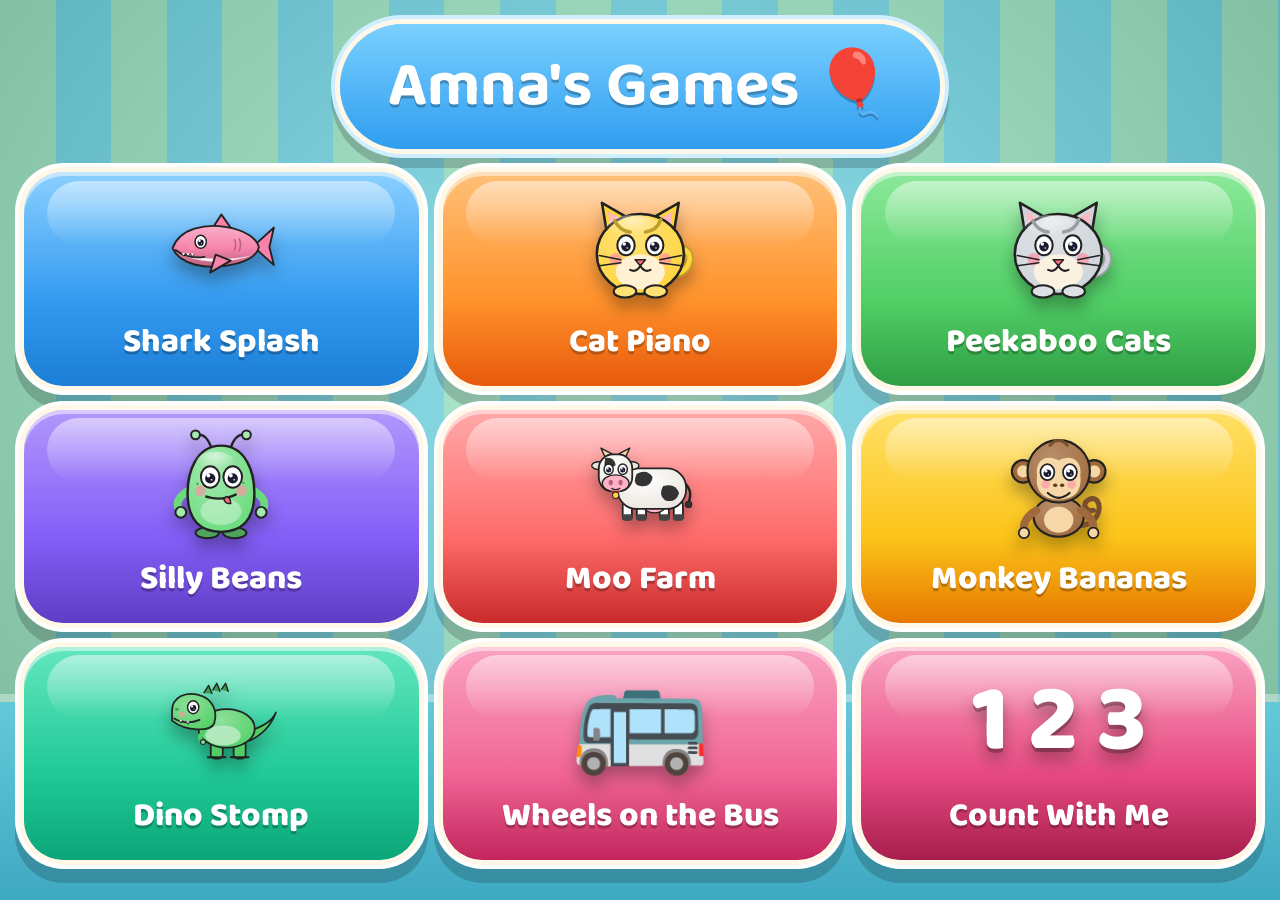
<file: index.html>
<!doctype html>
<html lang="en">
<head>
<meta charset="utf-8">
<meta name="viewport" content="width=device-width, initial-scale=1, maximum-scale=1, user-scalable=no, viewport-fit=cover">
<meta name="apple-mobile-web-app-capable" content="yes">
<meta name="mobile-web-app-capable" content="yes">
<meta name="apple-mobile-web-app-status-bar-style" content="black-translucent">
<meta name="apple-mobile-web-app-title" content="Amna's Games">
<meta name="theme-color" content="#339af0">
<link rel="manifest" href="manifest.json">
<link rel="apple-touch-icon" href="icon-180.png">
<link rel="icon" type="image/png" href="icon-192.png">
<title>Amna's Games</title>
<link rel="stylesheet" href="shared/toddler.css">
<style>
  .wall { --s1: #9be7c4; --s2: #6fd8e6; }
  .page { position: absolute; inset: 0; z-index: 1; display: flex; flex-direction: column; }
  h1 { margin: calc(3 * var(--u)) auto 0; padding: calc(1.5 * var(--u)) calc(6 * var(--u)); border-radius: 100px; color: #fff; font-size: calc(8 * var(--u));
       background: linear-gradient(#7ad0ff, #2f9df0); text-shadow: 0 3px 0 rgba(0,0,0,.25);
       box-shadow: 0 0 0 5px #fff8e8, 0 0 0 9px #cfeeff, 0 10px 0 9px rgba(0,0,0,.18); }
  .tiles { flex: 1; min-height: 0; display: grid; gap: calc(3 * var(--u)); padding: calc(3 * var(--u)) calc(3 * var(--u)) calc(5 * var(--u)); grid-template-columns: repeat(3, 1fr); grid-template-rows: repeat(3, minmax(0, 1fr)); }
  @media (orientation: portrait) { .tiles { grid-template-columns: repeat(3, 1fr); grid-template-rows: repeat(3, minmax(0, 1fr)); } }
  .tile {
    min-height: 0; min-width: 0;
    position: relative; display: flex; flex-direction: column; align-items: center; justify-content: center; gap: calc(1.5 * var(--u));
    padding: calc(2 * var(--u)); border-radius: calc(5 * var(--u)); text-decoration: none; color: #fff;
    background: linear-gradient(var(--light), var(--c) 60%, var(--dark));
    box-shadow: 0 0 0 5px #fff8e8, 0 0 0 9px #fff, 0 14px 0 9px rgba(0,0,0,.18), inset 0 4px 0 rgba(255,255,255,.5);
    transition: transform .1s, box-shadow .1s;
  }
  .tile::before { content: ''; position: absolute; left: 6%; right: 6%; top: 4%; height: 30%; border-radius: calc(5 * var(--u));
                  background: linear-gradient(rgba(255,255,255,.5), rgba(255,255,255,0)); pointer-events: none; }
  .tile:active { transform: translateY(8px); box-shadow: 0 0 0 5px #fff8e8, 0 0 0 9px #fff, 0 6px 0 9px rgba(0,0,0,.18); }
  .tile .who { height: 62%; aspect-ratio: 1; display: flex; align-items: center; justify-content: center; filter: drop-shadow(0 10px 8px rgba(0,0,0,.3)); animation: wiggle 2.5s ease-in-out infinite; }
  .tile .who .char { width: auto; max-width: 100%; }
  .tile:nth-child(5) .who { animation-delay: -1.2s; } .tile:nth-child(6) .who { animation-delay: -.4s; } .tile:nth-child(7) .who { animation-delay: -2s; } .tile:nth-child(8) .who { animation-delay: -1s; }
  .tile:nth-child(2) .who { animation-delay: -.8s; } .tile:nth-child(3) .who { animation-delay: -1.6s; }
  @keyframes wiggle { 0%,100% { transform: rotate(-5deg) } 50% { transform: rotate(5deg) translateY(-8px) } }
  .tile:nth-child(4) .who { animation-delay: -2.2s; }
  .tile .name { font-size: calc(4.2 * var(--u)); font-weight: 800; text-shadow: 0 3px 0 rgba(0,0,0,.25); text-align: center; white-space: nowrap; }
</style>
</head>
<body>
  <div class="wall"></div>
  <div class="floor"></div>
  <div class="page">
    <h1>Amna's Games 🎈</h1>
    <div class="tiles">
      <a class="tile" href="shark-splash/index.html" style="--c:#339af0;--light:#8ad0ff;--dark:#1c7ed6"><div class="who" id="w1"></div><span class="name">Shark Splash</span></a>
      <a class="tile" href="cat-piano/index.html" style="--c:#ff922b;--light:#ffc078;--dark:#e8590c"><div class="who" id="w2"></div><span class="name">Cat Piano</span></a>
      <a class="tile" href="peekaboo-cats/index.html" style="--c:#51cf66;--light:#8ce99a;--dark:#2f9e44"><div class="who" id="w3"></div><span class="name">Peekaboo Cats</span></a>
      <a class="tile" href="silly-beans/index.html" style="--c:#845ef7;--light:#b197fc;--dark:#5f3dc4"><div class="who" id="w4"></div><span class="name">Silly Beans</span></a>
      <a class="tile" href="moo-farm/index.html" style="--c:#ff6b6b;--light:#ffa8a8;--dark:#c92a2a"><div class="who" id="w5"></div><span class="name">Moo Farm</span></a>
      <a class="tile" href="monkey-bananas/index.html" style="--c:#fcc419;--light:#ffe066;--dark:#e67700"><div class="who" id="w6"></div><span class="name">Monkey Bananas</span></a>
      <a class="tile" href="dino-stomp/index.html" style="--c:#20c997;--light:#63e6be;--dark:#0ca678"><div class="who" id="w7"></div><span class="name">Dino Stomp</span></a>
      <a class="tile" href="wheels-on-the-bus/index.html" style="--c:#f06595;--light:#faa2c1;--dark:#c2255c"><div class="who" id="w8"></div><span class="name">Wheels on the Bus</span></a>
      <a class="tile" href="count-with-me/index.html" style="--c:#e64980;--light:#faa2c1;--dark:#a61e4d"><div class="who" id="w9"></div><span class="name">Count With Me</span></a>
    </div>
  </div>
<script src="shared/toddler.js"></script>
<script src="shared/characters.js"></script>
<script>
  document.getElementById('w1').innerHTML = Chars.shark('#f783ac');
  document.getElementById('w2').innerHTML = Chars.cat('#ffd43b');
  document.getElementById('w3').innerHTML = Chars.cat('#ced4da');
  document.getElementById('w4').innerHTML = Chars.bean('#69db7c', 'silly');
  document.getElementById('w5').innerHTML = Chars.cow('#333');
  document.getElementById('w6').innerHTML = Chars.monkey('#a0693b');
  document.getElementById('w7').innerHTML = Chars.dino('#51cf66', 'rex');
  document.getElementById('w8').innerHTML = '<span style="font-size:calc(14 * var(--u))">🚌</span>';
  document.getElementById('w9').innerHTML = '<span style="font-size:calc(12 * var(--u));font-weight:800;color:#fff;white-space:nowrap;text-shadow:0 4px 0 rgba(0,0,0,.25)">1 2 3</span>';
  Chars.startBlinking();
  document.addEventListener('pointermove', (e) => Chars.lookAt(e.clientX, e.clientY), { passive: true });
  Toddler.guardKeys();
</script>
</body>
</html>
</file>
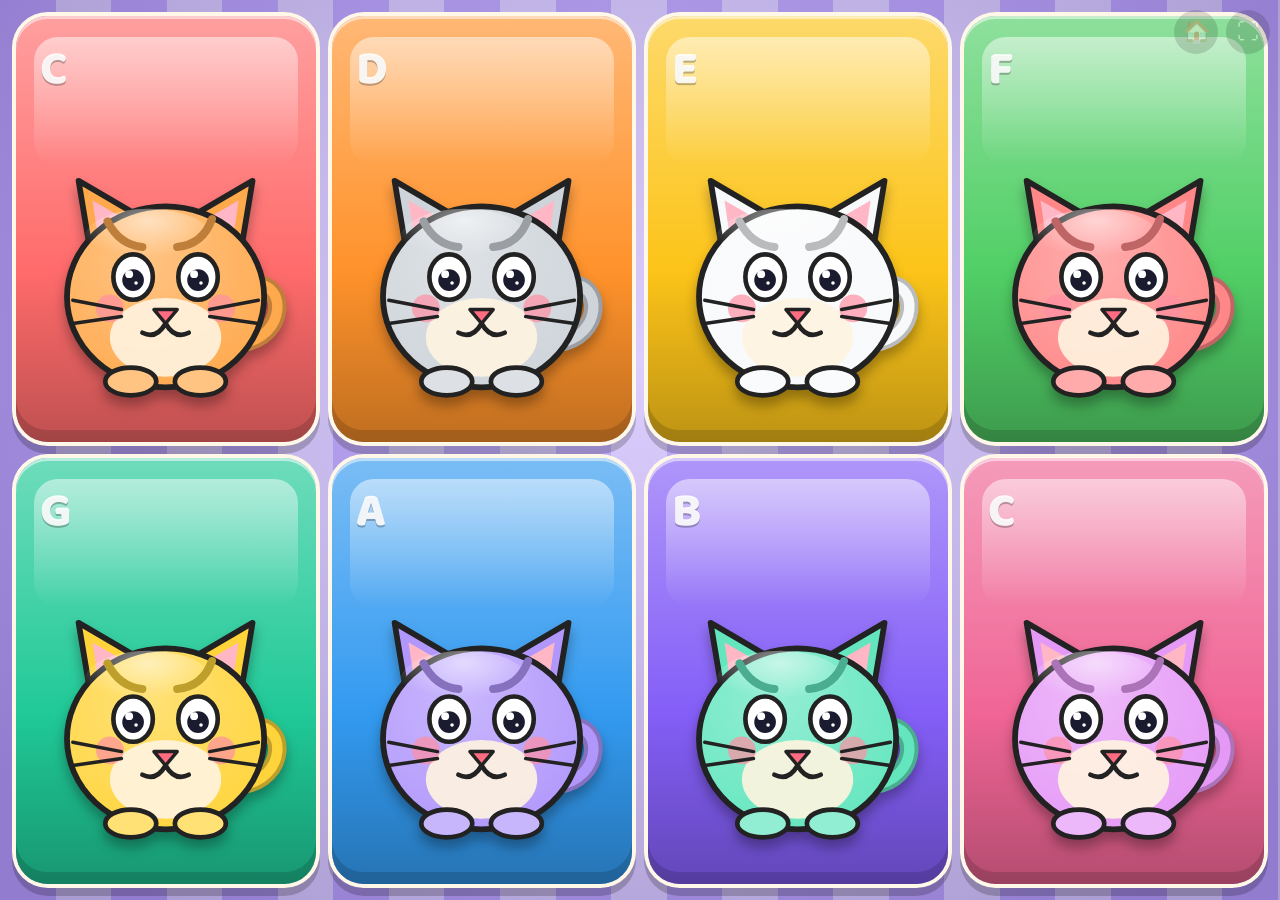
<file: cat-piano/index.html>
<!doctype html>
<html lang="en">
<head>
<meta charset="utf-8">
<meta name="viewport" content="width=device-width, initial-scale=1, maximum-scale=1, user-scalable=no, viewport-fit=cover">
<meta name="apple-mobile-web-app-capable" content="yes">
<meta name="mobile-web-app-capable" content="yes">
<meta name="apple-mobile-web-app-status-bar-style" content="black-translucent">
<meta name="apple-mobile-web-app-title" content="Amna's Games">
<meta name="theme-color" content="#339af0">
<link rel="manifest" href="../manifest.json">
<link rel="apple-touch-icon" href="../icon-180.png">
<link rel="icon" type="image/png" href="../icon-192.png">
<title>Cat Piano</title>
<link rel="stylesheet" href="../shared/toddler.css">
<style>
  .wall { --s1: #b197fc; --s2: #d0bfff; }
  .grid {
    position: absolute; inset: 0; z-index: 1; display: grid; gap: calc(2 * var(--u)); padding: calc(2 * var(--u));
    grid-template-columns: repeat(4, 1fr); grid-template-rows: repeat(2, minmax(0, 1fr));
  }
  @media (orientation: portrait) { .grid { grid-template-columns: repeat(2, 1fr); grid-template-rows: repeat(4, minmax(0, 1fr)); } }
  .key {
    position: relative; border-radius: calc(4 * var(--u)); display: flex; align-items: flex-end; justify-content: center;
    background: linear-gradient(var(--light), var(--c) 60%, var(--dark));
    box-shadow: 0 0 0 4px #fff8e8, 0 8px 0 4px rgba(0,0,0,.2), inset 0 calc(-1.5 * var(--u)) 0 rgba(0,0,0,.15), inset 0 3px 0 rgba(255,255,255,.5);
    transition: transform .08s, box-shadow .08s; overflow: visible;
  }
  .key::before { content: ''; position: absolute; left: 6%; right: 6%; top: 5%; height: 30%; border-radius: calc(3 * var(--u));
                 background: linear-gradient(rgba(255,255,255,.5), rgba(255,255,255,0)); pointer-events: none; }
  .key { min-height: 0; min-width: 0; }
  .key .who { height: 72%; max-width: 85%; aspect-ratio: 1; margin-bottom: 3%; pointer-events: none; filter: drop-shadow(0 8px 6px rgba(0,0,0,.3)); }
  .key.hit { transform: translateY(5px); box-shadow: 0 0 0 4px #fff8e8, 0 3px 0 4px rgba(0,0,0,.2), 0 0 50px 14px rgba(255,255,255,.6), inset 0 calc(-0.5 * var(--u)) 0 rgba(0,0,0,.15); }
  .key.hit .who { animation: bounce .45s cubic-bezier(.3,1.6,.6,1); }
  @keyframes bounce {
    0% { transform: scale(1); } 30% { transform: scale(1.25) rotate(-8deg); } 60% { transform: scale(.95) rotate(6deg); } 100% { transform: scale(1); }
  }
  .label { position: absolute; top: calc(2 * var(--u)); left: calc(3 * var(--u)); color: rgba(255,255,255,.9); font-size: calc(6 * var(--u)); font-weight: 800;
           text-shadow: 0 2px 0 rgba(0,0,0,.25); }
</style>
</head>
<body>
  <div class="wall"></div>
  <div class="grid" id="grid"></div>

<script src="../shared/toddler.js"></script>
<script src="../shared/characters.js"></script>
<script>
(function () {
  const { S, guardKeys, addParentBar, burst } = Toddler;
  addParentBar();
  Chars.startBlinking();

  // C major scale, big deep-voiced cat to tiny kitten.
  const KEYS = [
    { color: '#ff6b6b', note: 261.6, label: 'C' },
    { color: '#ff922b', note: 293.7, label: 'D' },
    { color: '#fcc419', note: 329.6, label: 'E' },
    { color: '#51cf66', note: 349.2, label: 'F' },
    { color: '#20c997', note: 392.0, label: 'G' },
    { color: '#339af0', note: 440.0, label: 'A' },
    { color: '#845ef7', note: 493.9, label: 'B' },
    { color: '#f06595', note: 523.3, label: 'C' },
  ];
  const CAT_COLORS = ['#ffa94d', '#ced4da', '#f8f9fa', '#ff8787', '#ffd43b', '#b197fc', '#63e6be', '#e599f7'];

  const grid = document.getElementById('grid');
  const els = KEYS.map((k, i) => {
    const el = document.createElement('div');
    el.className = 'key';
    el.style.setProperty('--c', k.color);
    el.style.setProperty('--light', Chars.shade(k.color, 35));
    el.style.setProperty('--dark', Chars.shade(k.color, -25));
    el.innerHTML = `<span class="label">${k.label}</span><div class="who">${Chars.cat(CAT_COLORS[i])}</div>`;
    grid.appendChild(el);
    el.addEventListener('pointerdown', (e) => { Toddler.audio(); play(i, e.clientX, e.clientY); });
    el.addEventListener('pointerenter', (e) => { if (e.buttons || e.pointerType === 'touch') play(i, e.clientX, e.clientY); });
    return el;
  });

  function play(i, x, y) {
    const el = els[i], k = KEYS[i];
    S.meow(i / (KEYS.length - 1));
    S.note(k.note);
    el.classList.remove('hit'); void el.offsetWidth; el.classList.add('hit');
    setTimeout(() => el.classList.remove('hit'), 450);
    if (x == null) { const r = el.getBoundingClientRect(); x = r.left + r.width / 2; y = r.top + r.height / 2; }
    Chars.lookAt(x, y);
    burst(x, y, ['🎵', '🎶', '💖', '⭐', '🐾'], 7, 130);
  }

  document.addEventListener('pointermove', (e) => Chars.lookAt(e.clientX, e.clientY), { passive: true });
  guardKeys((e) => {
    const code = e.key.length === 1 ? e.key.toLowerCase().charCodeAt(0) : e.keyCode || 0;
    play(code % KEYS.length);
  });
})();
</script>
</body>
</html>
</file>
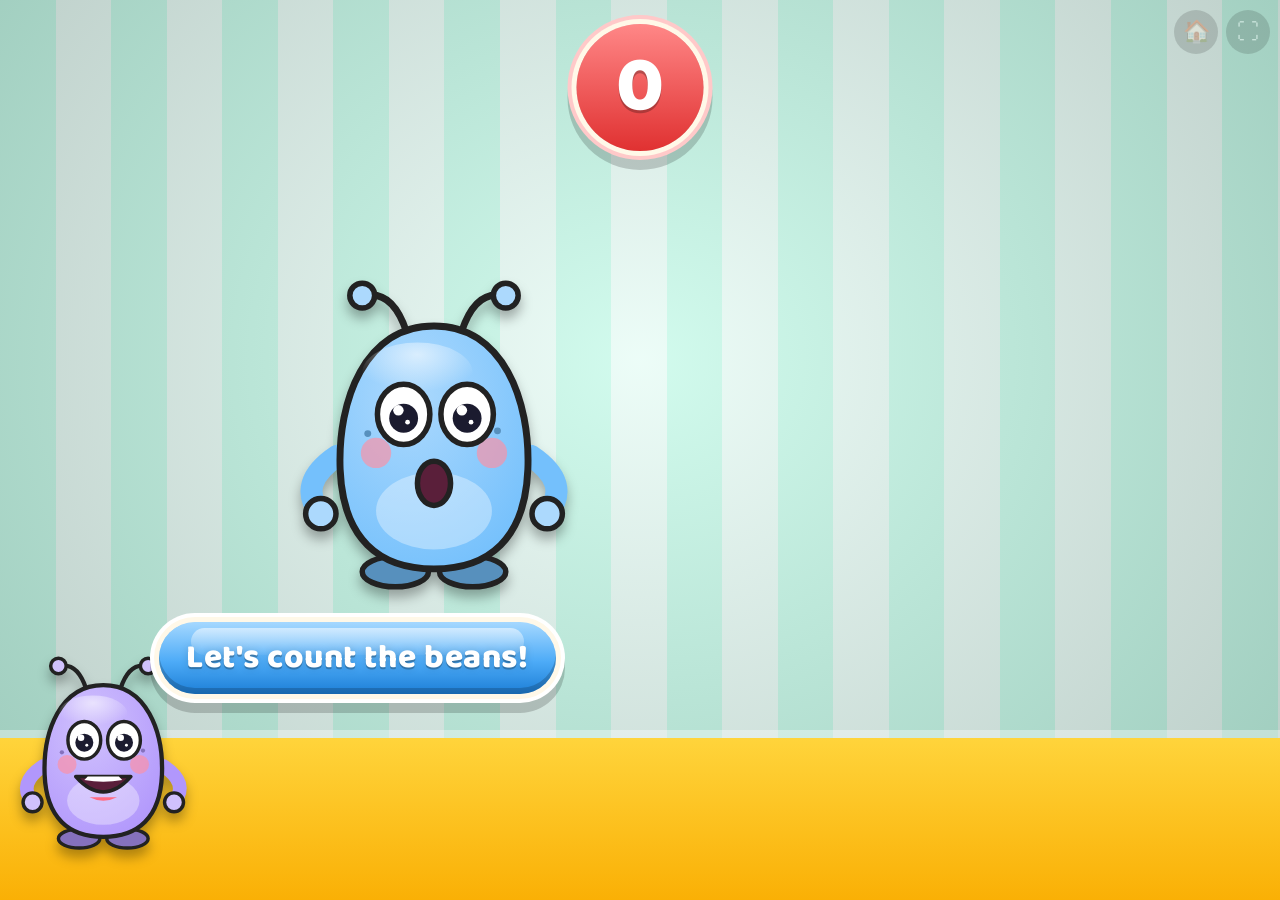
<file: count-with-me/index.html>
<!doctype html>
<html lang="en">
<head>
<meta charset="utf-8">
<meta name="viewport" content="width=device-width, initial-scale=1, maximum-scale=1, user-scalable=no, viewport-fit=cover">
<meta name="apple-mobile-web-app-capable" content="yes">
<meta name="mobile-web-app-capable" content="yes">
<meta name="apple-mobile-web-app-status-bar-style" content="black-translucent">
<meta name="apple-mobile-web-app-title" content="Amna's Games">
<meta name="theme-color" content="#339af0">
<link rel="manifest" href="../manifest.json">
<link rel="apple-touch-icon" href="../icon-180.png">
<link rel="icon" type="image/png" href="../icon-192.png">
<title>Count With Me</title>
<link rel="stylesheet" href="../shared/toddler.css">
<style>
  .wall { --s1: #c3fae8; --s2: #e6fcf5; }
  .floor { height: 18%; background: linear-gradient(#ffd43b, #fab005); }

  /* Host bean in the corner with a speech bubble */
  .host { position: absolute; left: calc(2 * var(--u)); bottom: calc(6 * var(--u)); width: calc(22 * var(--u)); height: calc(25 * var(--u)); z-index: 3; }
  .host .inner { width: 100%; height: 100%; transform-origin: 50% 100%; filter: drop-shadow(0 8px 6px rgba(0,0,0,.3)); }
  .host.talk .inner { animation: talk .6s ease-in-out; }
  @keyframes talk { 0%,100% { transform: rotate(0) } 25% { transform: rotate(-6deg) scale(1.04) } 75% { transform: rotate(6deg) scale(1.04) } }
  .host.dance .inner { animation: dance 1.2s ease-in-out; }
  @keyframes dance { 0%,100% { transform: translateY(0) } 20%,60% { transform: translateY(calc(-5 * var(--u))) rotate(-10deg) } 40%,80% { transform: translateY(calc(-5 * var(--u))) rotate(10deg) } }
  .bubble { position: absolute; left: calc(20 * var(--u)); bottom: calc(26 * var(--u)); z-index: 4; pointer-events: none;
            --c:#4dabf7; --c-light:#a5d8ff; --c-dark:#1c7ed6; --rim:#fff; font-size: calc(4.2 * var(--u)); padding: calc(1.2 * var(--u)) calc(3.5 * var(--u)); transform-origin: left bottom; transition: transform .25s cubic-bezier(.3,1.6,.5,1); }
  .bubble.hide { transform: scale(0); }

  /* Big running number at the top */
  .counter { position: absolute; top: calc(3 * var(--u)); left: 50%; transform: translateX(-50%); z-index: 4; pointer-events: none;
             width: calc(16 * var(--u)); height: calc(16 * var(--u)); border-radius: 50%; display: flex; align-items: center; justify-content: center;
             font-size: calc(10 * var(--u)); font-weight: 800; color: #fff; text-shadow: 0 3px 0 rgba(0,0,0,.25);
             background: linear-gradient(#ff8787, #e03131); box-shadow: 0 0 0 5px #fff8e8, 0 0 0 9px #ffc9c9, 0 10px 0 9px rgba(0,0,0,.18); transition: transform .2s; }
  .counter.pop { animation: cpop .4s cubic-bezier(.3,1.6,.5,1); }
  @keyframes cpop { 0% { transform: translateX(-50%) scale(1) } 50% { transform: translateX(-50%) scale(1.35) } 100% { transform: translateX(-50%) scale(1) } }

  /* Things to count */
  .stage { position: absolute; left: calc(24 * var(--u)); right: calc(2 * var(--u)); top: calc(22 * var(--u)); bottom: 20%; z-index: 2; }
  .item { position: absolute; width: var(--sz); height: var(--sz); transform: translate(-50%, -50%) scale(0); transition: transform .4s cubic-bezier(.3,1.6,.5,1); }
  .item.show { transform: translate(-50%, -50%) scale(1); }
  .item .who { width: 100%; height: 100%; filter: drop-shadow(0 8px 6px rgba(0,0,0,.3)); transform-origin: 50% 100%; }
  .item.hit .who { animation: hit .5s cubic-bezier(.3,1.6,.5,1); }
  @keyframes hit { 0% { transform: scale(1) } 40% { transform: scale(1.3) translateY(-12%) rotate(-8deg) } 100% { transform: scale(1) } }
  .item.wiggle .who { animation: wiggle .4s; }
  @keyframes wiggle { 0%,100% { transform: rotate(0) } 25% { transform: rotate(-10deg) } 75% { transform: rotate(10deg) } }
  .item.done .who { filter: drop-shadow(0 8px 6px rgba(0,0,0,.3)) saturate(1.1); }
  .badge { position: absolute; right: -8%; top: -8%; width: 40%; height: 40%; border-radius: 50%; display: flex; align-items: center; justify-content: center;
           background: linear-gradient(#ffe066, #fab005); border: 4px solid #222; color: #222; font-weight: 800; font-size: calc(var(--sz) * .26);
           transform: scale(0); transition: transform .3s cubic-bezier(.3,1.8,.5,1); }
  .item.done .badge { transform: scale(1); }

  /* Celebration banner */
  .banner { position: absolute; left: 50%; top: 42%; transform: translate(-50%, -50%) scale(0); z-index: 6; pointer-events: none;
            --c:#51cf66; --c-light:#8ce99a; --c-dark:#2f9e44; --rim:#fff; font-size: calc(8 * var(--u)); padding: calc(2 * var(--u)) calc(6 * var(--u)); transition: transform .35s cubic-bezier(.3,1.6,.5,1); }
  .banner.show { transform: translate(-50%, -50%) scale(1); }
</style>
</head>
<body>
  <div class="wall"></div>
  <div class="floor"></div>
  <div class="counter" id="counter">0</div>
  <div class="host" id="host"><div class="inner"></div></div>
  <div class="candy bubble" id="bubble">Let's count!</div>
  <div class="stage" id="stage"></div>
  <div class="candy banner" id="banner"></div>

<script src="../shared/toddler.js"></script>
<script src="../shared/characters.js"></script>
<script>
(function () {
  const { S, guardKeys, onPress, addParentBar, rand, pick, burst } = Toddler;
  addParentBar();
  Chars.startBlinking();
  const U = () => Toddler.u();

  const host = document.getElementById('host'), hostInner = host.querySelector('.inner');
  const bubble = document.getElementById('bubble'), counter = document.getElementById('counter');
  const stage = document.getElementById('stage'), banner = document.getElementById('banner');
  const setHost = (m) => hostInner.innerHTML = Chars.bean('#b197fc', m);
  setHost('happy');

  // ---- Speech (built into iPad/Mac browsers), with a musical note underneath ----
  const WORDS = ['zero', 'one', 'two', 'three', 'four', 'five', 'six', 'seven', 'eight', 'nine', 'ten'];
  function say(text, rate = 0.9) {
    try {
      if (!('speechSynthesis' in window)) return;
      speechSynthesis.cancel();
      const u = new SpeechSynthesisUtterance(text);
      u.lang = 'en-US'; u.rate = rate; u.pitch = 1.25;
      const v = speechSynthesis.getVoices().find(v => /en[-_]US/i.test(v.lang) && /Samantha|Google US|Zira|Female|Karen|Moira/i.test(v.name));
      if (v) u.voice = v;
      speechSynthesis.speak(u);
    } catch (e) {}
  }
  if ('speechSynthesis' in window) speechSynthesis.getVoices();
  const NOTES = [0, 262, 294, 330, 349, 392, 440, 494, 523, 587, 659];

  function talk(text) {
    bubble.textContent = text; bubble.classList.remove('hide');
    host.classList.remove('talk'); void host.offsetWidth; host.classList.add('talk');
    say(text);
  }

  // ---- Sets of things to count ----
  const SETS = [
    { name: 'cats',    make: () => Chars.cat(pick(['#ffa94d', '#ced4da', '#ff8787', '#ffd43b', '#b197fc'])), ar: 1 },
    { name: 'dinos',   make: () => Chars.dino(pick(['#51cf66', '#4dabf7', '#ff922b']), pick(['rex', 'neck', 'tri'])), ar: 1.3 },
    { name: 'fish',    make: () => Chars.fish(pick(['#ffd43b', '#ff8787', '#63e6be', '#da77f2', '#74c0fc'])), ar: 1.4 },
    { name: 'sharks',  make: () => Chars.shark(pick(['#4dabf7', '#f783ac', '#ffd43b'])), ar: 1.6 },
    { name: 'cows',    make: () => Chars.cow(pick(['#333', '#8d5524', '#e8590c', '#845ef7'])), ar: 1.4 },
    { name: 'monkeys', make: () => Chars.monkey('#a0693b'), ar: .85 },
    { name: 'bananas', make: () => Chars.banana(), ar: 1 },
    { name: 'beans',   make: () => Chars.bean(pick(['#ff8787', '#69db7c', '#74c0fc', '#da77f2', '#ffa94d']), pick(['happy', 'silly', 'wow'])), ar: .87 },
    { name: 'eggs',    make: () => Chars.egg(pick(['#51cf66', '#4dabf7', '#ff922b'])), ar: .8 },
  ];

  let round = 0, target = 0, counted = 0, items = [], busy = false, lastSet = null;

  function maxFor(round) { return round < 2 ? 3 : round < 5 ? 5 : round < 8 ? 7 : 10; }

  function layout(n, ar) {
    // Grid cells that fit the stage, then jitter inside each cell so it feels organic.
    const r = stage.getBoundingClientRect();
    const cols = n <= 3 ? n : n <= 6 ? 3 : n <= 8 ? 4 : 5;
    const rows = Math.ceil(n / cols);
    const cw = r.width / cols, ch = r.height / rows;
    const size = Math.min(cw * .82, ch * .82 * ar, 40 * U());
    const pts = [];
    for (let i = 0; i < n; i++) {
      const c = i % cols, rw = Math.floor(i / cols);
      const inRow = Math.min(cols, n - rw * cols), offset = (cols - inRow) * cw / 2;
      pts.push({ x: offset + c * cw + cw / 2 + rand(-cw * .06, cw * .06), y: rw * ch + ch / 2 + rand(-ch * .06, ch * .06), size });
    }
    return pts;
  }

  function newRound() {
    busy = true; counted = 0;
    items.forEach(it => it.el.remove()); items = [];
    counter.textContent = '0';
    let set; do { set = pick(SETS); } while (set === lastSet); lastSet = set;
    target = 1 + Math.floor(Math.random() * maxFor(round));
    if (round === 0) target = Math.max(2, target);
    setHost('happy');
    talk(`Let's count the ${set.name}!`);
    const pts = layout(target, set.ar);
    pts.forEach((p, i) => {
      const el = document.createElement('div');
      el.className = 'item';
      el.style.setProperty('--sz', p.size + 'px');
      el.style.left = p.x + 'px'; el.style.top = p.y + 'px';
      el.innerHTML = `<div class="who">${set.make()}</div><div class="badge"></div>`;
      stage.appendChild(el);
      const it = { el, done: false };
      items.push(it);
      setTimeout(() => { el.classList.add('show'); S.pop(); }, 500 + i * 160);
      el.addEventListener('pointerdown', (e) => { e.stopPropagation(); Toddler.audio(); tap(it, e.clientX, e.clientY); });
    });
    setTimeout(() => { busy = false; }, 500 + target * 160 + 300);
  }

  function tap(it, x, y) {
    if (busy) return;
    if (it.done) {
      it.el.classList.remove('wiggle'); void it.el.offsetWidth; it.el.classList.add('wiggle');
      S.bloop(); say(WORDS[parseInt(it.el.querySelector('.badge').textContent)]);
      return;
    }
    it.done = true; counted++;
    it.el.classList.add('done', 'hit');
    it.el.querySelector('.badge').textContent = counted;
    counter.textContent = counted; counter.classList.remove('pop'); void counter.offsetWidth; counter.classList.add('pop');
    S.note(NOTES[counted] || 700); say(WORDS[counted] || String(counted));
    burst(x, y, ['⭐', '✨', '💛'], 6, 12 * U());
    setTimeout(() => it.el.classList.remove('hit'), 500);
    if (counted === target) finish();
  }

  function finish() {
    busy = true; round++;
    const name = lastSet.name === 'fish' ? (target === 1 ? 'fish' : 'fish') : (target === 1 ? lastSet.name.replace(/s$/, '').replace(/ie$/, 'y') : lastSet.name);
    setTimeout(() => {
      banner.textContent = `${target} ${name}!`; banner.classList.add('show');
      bubble.classList.add('hide');
      setHost('silly'); host.classList.add('dance');
      S.chime(); setTimeout(() => S.giggle(), 400);
      say(`${WORDS[target] || target} ${name}! Hooray!`, 0.95);
      const r = banner.getBoundingClientRect();
      burst(r.left + r.width / 2, r.top + r.height / 2, ['🎉', '🎊', '⭐', '💖', '🌟'], 18, 28 * U());
    }, 500);
    setTimeout(() => { banner.classList.remove('show'); host.classList.remove('dance'); }, 3200);
    setTimeout(newRound, 3600);
  }

  // Tap the host to hear the prompt again
  host.addEventListener('pointerdown', (e) => { e.stopPropagation(); Toddler.audio(); if (!busy) talk(`Let's count the ${lastSet.name}! ${WORDS[counted] ? 'We have ' + WORDS[counted] : ''}`); });

  onPress(document.body, (x, y) => { Chars.lookAt(x, y); burst(x, y, ['✨'], 2, 8 * U()); });
  document.addEventListener('pointermove', (e) => Chars.lookAt(e.clientX, e.clientY), { passive: true });
  guardKeys(() => {
    Toddler.audio();
    const next = items.find(it => !it.done);
    if (next) { const r = next.el.getBoundingClientRect(); tap(next, r.left + r.width / 2, r.top + r.height / 2); }
  });
  addEventListener('resize', () => { if (!busy) { const pts = layout(items.length, lastSet.ar); items.forEach((it, i) => { it.el.style.setProperty('--sz', pts[i].size + 'px'); it.el.style.left = pts[i].x + 'px'; it.el.style.top = pts[i].y + 'px'; }); } });

  setTimeout(newRound, 400);
})();
</script>
</body>
</html>
</file>
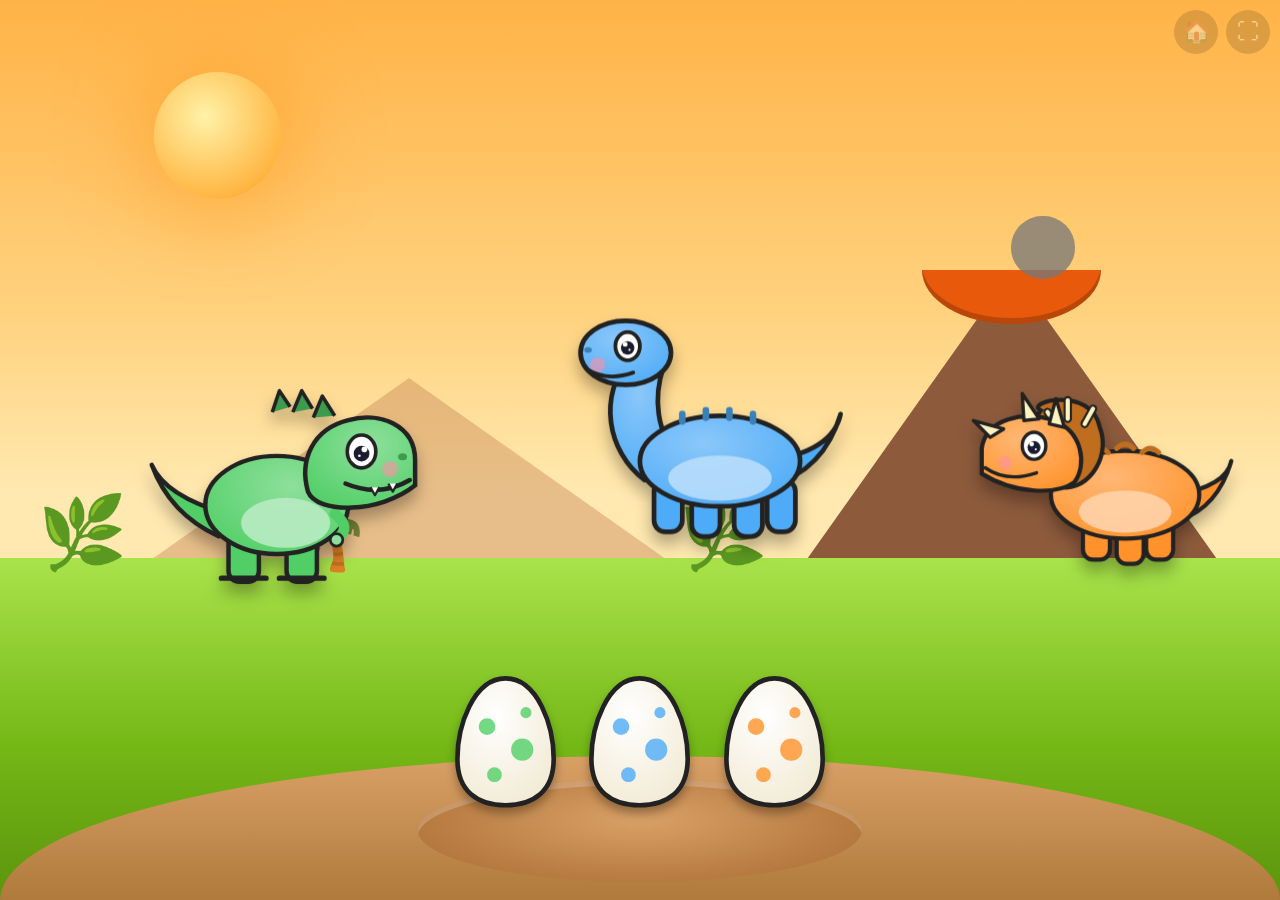
<file: dino-stomp/index.html>
<!doctype html>
<html lang="en">
<head>
<meta charset="utf-8">
<meta name="viewport" content="width=device-width, initial-scale=1, maximum-scale=1, user-scalable=no, viewport-fit=cover">
<meta name="apple-mobile-web-app-capable" content="yes">
<meta name="mobile-web-app-capable" content="yes">
<meta name="apple-mobile-web-app-status-bar-style" content="black-translucent">
<meta name="apple-mobile-web-app-title" content="Amna's Games">
<meta name="theme-color" content="#339af0">
<link rel="manifest" href="../manifest.json">
<link rel="apple-touch-icon" href="../icon-180.png">
<link rel="icon" type="image/png" href="../icon-192.png">
<title>Dino Stomp</title>
<link rel="stylesheet" href="../shared/toddler.css">
<style>
  body { background: linear-gradient(#ffb347 0%, #ffd27f 35%, #ffe9b0 55%); }
  .sun { position: absolute; top: 8vh; left: 12vw; width: calc(16 * var(--u)); height: calc(16 * var(--u)); border-radius: 50%;
         background: radial-gradient(circle at 40% 35%, #fff2a8, #ff9f1c); box-shadow: 0 0 70px 24px rgba(255,160,40,.5); }
  .mountain { position: absolute; bottom: 36vh; width: 0; height: 0; border-left: 22vw solid transparent; border-right: 22vw solid transparent; border-bottom: 22vh solid #c98b5a; opacity: .45; }
  .volcano { position: absolute; right: 4vw; bottom: 36vh; width: 0; height: 0; border-left: 17vw solid transparent; border-right: 17vw solid transparent; border-bottom: 34vh solid #8d5a3c; z-index: 1; cursor: pointer; }
  .volcano::after { content: ''; position: absolute; left: -7vw; top: 0; width: 14vw; height: 6vh; background: #e8590c; border-radius: 0 0 50% 50% / 0 0 100% 100%; box-shadow: inset 0 -6px 0 rgba(0,0,0,.2); }
  .crater { position: absolute; right: 4vw; bottom: 69vh; width: 34vw; height: 3vh; z-index: 2; pointer-events: none; }
  .smoke { position: absolute; left: 50%; bottom: 0; width: calc(8 * var(--u)); height: calc(8 * var(--u)); border-radius: 50%; background: rgba(120,120,120,.5); animation: smoke 3s linear infinite; }
  @keyframes smoke { from { transform: translate(-50%, 0) scale(.5); opacity: .7 } to { transform: translate(-50%, -18vh) scale(2); opacity: 0 } }
  .lava { position: absolute; font-size: calc(7 * var(--u)); pointer-events: none; animation: lava 1.2s ease-out forwards; z-index: 3; }
  @keyframes lava { 0% { transform: translate(0,0) scale(.5); opacity: 1 } 100% { transform: translate(var(--dx), var(--dy)) scale(1.2); opacity: 0 } }

  .ground { position: absolute; left: 0; right: 0; bottom: 0; height: 38vh; background: linear-gradient(#a9e34b, #74b816 55%, #5c940d); z-index: 1; }
  .path { position: absolute; left: 0; right: 0; bottom: 0; height: 16vh; background: linear-gradient(#d9a066, #b07a3c); border-radius: 50% 50% 0 0 / 100% 100% 0 0; z-index: 1; }
  .fern { position: absolute; bottom: 34vh; font-size: calc(9 * var(--u)); z-index: 1; animation: sway 3s ease-in-out infinite alternate; transform-origin: bottom center; }
  @keyframes sway { from { transform: rotate(-6deg) } to { transform: rotate(6deg) } }

  .dino { position: absolute; left: 0; bottom: 17vh; z-index: 2; will-change: transform; }
  .dino .inner { width: 100%; height: 100%; transform-origin: 50% 100%; filter: drop-shadow(0 10px 8px rgba(0,0,0,.3)); }
  .dino.roar .inner { animation: roar 1.1s ease-in-out; }
  @keyframes roar { 0%,100% { transform: scale(1) } 20% { transform: scale(1.08, .94) } 40%,70% { transform: scale(.98, 1.08) rotate(-4deg) } }
  .dino.stomp .inner { animation: stomp .6s ease-in-out; }
  @keyframes stomp { 0%,100% { transform: translateY(0) } 35% { transform: translateY(-8vh) rotate(-5deg) } 55% { transform: translateY(0) scale(1.1, .9) } }

  .nest { position: absolute; bottom: 2vh; left: 50%; transform: translateX(-50%); width: calc(56 * var(--u)); height: calc(13 * var(--u));
          background: radial-gradient(ellipse at 50% 40%, #d9a066, #a86a2f); border-radius: 50%; z-index: 3; box-shadow: inset 0 6px 0 rgba(255,255,255,.2); }
  .egg { position: absolute; bottom: 5vh; width: calc(14 * var(--u)); height: calc(17.5 * var(--u)); z-index: 4; }
  .egg .char { filter: drop-shadow(0 6px 5px rgba(0,0,0,.3)); transform-origin: 50% 100%; }
  .egg.wob .char { animation: wob .4s; }
  @keyframes wob { 0%,100% { transform: rotate(0) } 25% { transform: rotate(-12deg) } 75% { transform: rotate(12deg) } }
  .egg.hatch .char.egg { animation: pop .3s forwards; }
  @keyframes pop { to { transform: scale(1.4); opacity: 0 } }
  .baby { position: absolute; bottom: 6vh; width: calc(18 * var(--u)); height: calc(13.5 * var(--u)); z-index: 5; pointer-events: none;
          transform: translateY(40%) scale(.3); opacity: 0; transition: transform .45s cubic-bezier(.3,1.6,.5,1), opacity .2s; }
  .baby.show { transform: translateY(0) scale(1); opacity: 1; }
  .baby .char { filter: drop-shadow(0 6px 5px rgba(0,0,0,.3)); }

  body.shake { animation: shake .5s; }
  @keyframes shake { 0%,100% { transform: translate(0,0) } 20% { transform: translate(-8px, 4px) } 40% { transform: translate(8px, -4px) } 60% { transform: translate(-6px, 2px) } 80% { transform: translate(6px, -2px) } }

  .hint { position: absolute; top: 14vh; left: 50%; transform: translateX(-50%); pointer-events: none; z-index: 5;
          --c:#51cf66; --c-light:#8ce99a; --c-dark:#2f9e44; --rim:#fff; animation: fade 7s forwards; }
  @keyframes fade { 0%,75% { opacity: 1 } 100% { opacity: 0 } }
</style>
</head>
<body>
  <div class="sun"></div>
  <div class="mountain" style="left: 10vw"></div>
  <div class="volcano" id="volcano"></div>
  <div class="crater"><div class="smoke"></div><div class="smoke" style="animation-delay: -1.5s"></div></div>
  <div class="ground"></div>
  <div class="path"></div>
  <div class="fern" style="left: 3vw">🌿</div><div class="fern" style="left: 22vw; animation-delay: -1s">🌴</div><div class="fern" style="right: 40vw; animation-delay: -2s">🌿</div>
  <div class="nest"></div>
  <div class="candy hint">Tap the dinos! 🦕</div>

<script src="../shared/toddler.js"></script>
<script src="../shared/characters.js"></script>
<script>
(function () {
  const { S, guardKeys, onPress, addParentBar, rand, pick, burst } = Toddler;
  addParentBar();
  Chars.startBlinking();
  const W = () => innerWidth, H = () => innerHeight, U = () => Toddler.u();

  const dinos = [];
  const SPECS = [
    { kind: 'rex', color: '#51cf66', w: 36, h: 27, speed: .35, big: true },
    { kind: 'neck', color: '#4dabf7', w: 38, h: 31, speed: .25, big: true },
    { kind: 'tri', color: '#ff922b', w: 34, h: 25.5, speed: .3, big: false },
  ];
  SPECS.forEach((sp, i) => {
    const el = document.createElement('div');
    el.className = 'dino';
    el.style.width = `calc(${sp.w} * var(--u))`; el.style.height = `calc(${sp.h} * var(--u))`;
    el.innerHTML = `<div class="inner">${Chars.dino(sp.color, sp.kind)}</div>`;
    document.body.appendChild(el);
    const d = { el, sp, x: (i + .3) * W() / 3, y: [0, 6, 3][i], vx: sp.speed * (Math.random() < .5 ? -1 : 1), busy: false };
    dinos.push(d);
    el.addEventListener('pointerdown', (e) => { e.stopPropagation(); Toddler.audio(); tapDino(d, e.clientX, e.clientY); });
  });

  function dust(x, y, n = 5) { burst(x, y, ['💨', '🌫️'], n, 14 * U()); }

  function tapDino(d, x, y) {
    if (d.busy) return;
    d.busy = true;
    const r = d.el.getBoundingClientRect();
    if (Math.random() < .5) {
      d.el.classList.add('roar');
      d.el.querySelector('.inner').innerHTML = Chars.dino(d.sp.color, d.sp.kind, 'roar');
      S.roar(d.sp.big);
      burst(r.left + r.width * .2, r.top + r.height * .3, ['💥', '⭐', '🔊'], 6, 16 * U());
      setTimeout(() => { d.el.classList.remove('roar'); d.el.querySelector('.inner').innerHTML = Chars.dino(d.sp.color, d.sp.kind); d.busy = false; }, 1150);
    } else {
      d.el.classList.add('stomp');
      setTimeout(() => { S.stomp(); document.body.classList.add('shake'); dust(r.left + r.width * .5, r.bottom, 8); setTimeout(() => document.body.classList.remove('shake'), 500); }, 330);
      setTimeout(() => { d.el.classList.remove('stomp'); d.busy = false; }, 650);
    }
  }

  // Eggs in the nest
  const eggs = [];
  const EGG = ['#51cf66', '#4dabf7', '#ff922b'];
  EGG.forEach((c, i) => {
    const el = document.createElement('div');
    el.className = 'egg';
    el.style.left = `calc(50% + ${(i - 1) * 17}  * var(--u) - 7 * var(--u))`;
    el.innerHTML = Chars.egg(c);
    const baby = document.createElement('div');
    baby.className = 'baby'; baby.style.left = el.style.left;
    baby.innerHTML = Chars.dino(c, 'rex');
    document.body.appendChild(el); document.body.appendChild(baby);
    const e = { el, baby, taps: 0, busy: false };
    eggs.push(e);
    el.addEventListener('pointerdown', (ev) => { ev.stopPropagation(); Toddler.audio(); tapEgg(e); });
  });

  function tapEgg(e) {
    if (e.busy) return;
    e.taps++;
    e.el.classList.remove('wob'); void e.el.offsetWidth; e.el.classList.add('wob');
    S.crack();
    const crack = e.el.querySelector('.crack');
    if (e.taps === 1) { crack.setAttribute('opacity', '1'); return; }
    // Hatch!
    e.busy = true;
    e.el.classList.add('hatch');
    const r = e.el.getBoundingClientRect();
    burst(r.left + r.width / 2, r.top + r.height / 2, ['🥚', '✨', '⭐', '💛'], 10, 16 * U());
    setTimeout(() => { e.baby.classList.add('show'); S.chirp(); setTimeout(() => S.chirp(), 500); }, 250);
    setTimeout(() => {
      e.baby.classList.remove('show'); e.el.classList.remove('hatch', 'wob');
      crack.setAttribute('opacity', '0'); e.taps = 0; e.busy = false;
    }, 3200);
  }

  // Volcano
  document.getElementById('volcano').addEventListener('pointerdown', (ev) => {
    ev.stopPropagation(); Toddler.audio();
    S.rumble(); document.body.classList.add('shake'); setTimeout(() => document.body.classList.remove('shake'), 500);
    const cr = document.querySelector('.crater').getBoundingClientRect();
    for (let i = 0; i < 12; i++) {
      const l = document.createElement('div'); l.className = 'lava'; l.textContent = pick(['🔥', '🔥', '💥', '🪨']);
      l.style.left = cr.left + cr.width / 2 + 'px'; l.style.top = cr.top + 'px';
      l.style.setProperty('--dx', rand(-22, 22) * U() + 'px'); l.style.setProperty('--dy', rand(-30, -8) * U() + 'px');
      document.body.appendChild(l); l.addEventListener('animationend', () => l.remove());
    }
    dinos.forEach((d, i) => setTimeout(() => { if (!d.busy) { d.busy = true; d.el.classList.add('stomp'); setTimeout(() => { d.el.classList.remove('stomp'); d.busy = false; }, 650); } }, i * 120));
    setTimeout(() => S.stomp(), 600);
  });

  function frame() {
    for (const d of dinos) {
      if (!d.busy) d.x += d.vx;
      const w = d.sp.w * U();
      if (d.x < 0) { d.x = 0; d.vx = Math.abs(d.vx); }
      if (d.x > W() - w) { d.x = W() - w; d.vx = -Math.abs(d.vx); }
      const flip = d.vx > 0 ? -1 : 1;
      d.el.style.transform = `translate(${d.x}px, ${-d.y * U()}px) scaleX(${flip})`;
      if (Math.random() < 0.001) d.vx = -d.vx;
    }
    requestAnimationFrame(frame);
  }
  frame();

  onPress(document.body, (x, y) => { Chars.lookAt(x, y); dust(x, y, 3); S.pop(); });
  document.addEventListener('pointermove', (e) => Chars.lookAt(e.clientX, e.clientY), { passive: true });
  guardKeys(() => {
    Toddler.audio();
    const free = dinos.filter(d => !d.busy);
    if (free.length) { const d = pick(free); const r = d.el.getBoundingClientRect(); tapDino(d, r.left + r.width / 2, r.top + r.height / 2); }
  });
})();
</script>
</body>
</html>
</file>
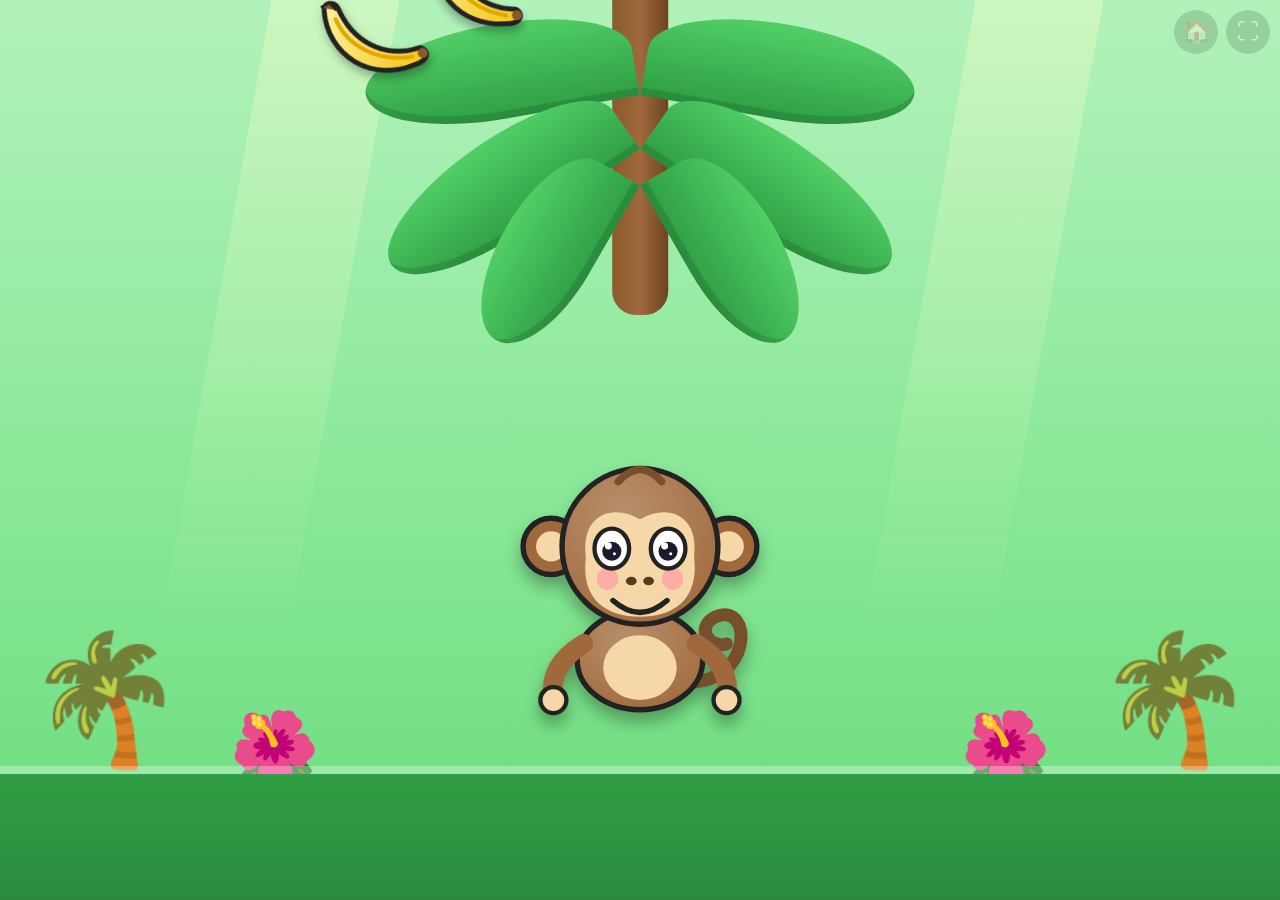
<file: monkey-bananas/index.html>
<!doctype html>
<html lang="en">
<head>
<meta charset="utf-8">
<meta name="viewport" content="width=device-width, initial-scale=1, maximum-scale=1, user-scalable=no, viewport-fit=cover">
<meta name="apple-mobile-web-app-capable" content="yes">
<meta name="mobile-web-app-capable" content="yes">
<meta name="apple-mobile-web-app-status-bar-style" content="black-translucent">
<meta name="apple-mobile-web-app-title" content="Amna's Games">
<meta name="theme-color" content="#339af0">
<link rel="manifest" href="../manifest.json">
<link rel="apple-touch-icon" href="../icon-180.png">
<link rel="icon" type="image/png" href="../icon-192.png">
<title>Monkey Bananas</title>
<link rel="stylesheet" href="../shared/toddler.css">
<style>
  body { background: linear-gradient(#b2f2bb, #8ce99a 50%, #69db7c); }
  .ray { position: absolute; top: 0; width: 10vw; height: 100vh; background: linear-gradient(rgba(255,255,200,.35), transparent 70%); transform: skewX(-10deg); pointer-events: none; }
  .ground { position: absolute; left: 0; right: 0; bottom: 0; height: 14vh; background: linear-gradient(#2f9e44, #2b8a3e); box-shadow: 0 -8px 0 rgba(255,255,255,.3); }
  .trunk { position: absolute; left: 50%; top: -5vh; width: calc(7 * var(--u)); height: 40vh; transform: translateX(-50%); background: linear-gradient(90deg, #8b5a2b, #a0693b, #6d4420); border-radius: 0 0 calc(3 * var(--u)) calc(3 * var(--u)); z-index: 0; }
  .leaf { position: absolute; top: 0; width: calc(34 * var(--u)); height: calc(12 * var(--u)); background: linear-gradient(#51cf66, #2f9e44); border-radius: 100% 100% 100% 0; transform-origin: left bottom; box-shadow: inset 0 calc(-1 * var(--u)) 0 rgba(0,0,0,.12); z-index: 0; animation: leafsway 4s ease-in-out infinite alternate; }
  .leaf.L { border-radius: 100% 100% 0 100%; transform-origin: right bottom; }
  @keyframes leafsway { from { rotate: -3deg } to { rotate: 3deg } }
  .side { position: absolute; bottom: 10vh; font-size: calc(16 * var(--u)); pointer-events: none; z-index: 0; }

  .monkey { position: absolute; left: 50%; bottom: 10vh; width: calc(30 * var(--u)); height: calc(35.5 * var(--u)); transform: translateX(-50%); z-index: 3; }
  .monkey .inner { width: 100%; height: 100%; transform-origin: 50% 100%; filter: drop-shadow(0 10px 8px rgba(0,0,0,.3)); }
  .monkey.hop .inner { animation: hop .6s cubic-bezier(.3,1.5,.6,1); }
  @keyframes hop { 0%{transform:translateY(0)} 40%{transform:translateY(-12vh) rotate(-8deg)} 100%{transform:translateY(0)} }
  .monkey.chew .inner { animation: chew .5s ease-in-out; }
  @keyframes chew { 0%,100%{transform:scale(1)} 30%{transform:scale(1.08,.94)} 60%{transform:scale(.96,1.06)} }
  .monkey.dance .inner { animation: dance 1s ease-in-out; }
  @keyframes dance { 0%,100%{transform:rotate(0)} 25%{transform:rotate(-14deg) translateY(-3vh)} 75%{transform:rotate(14deg) translateY(-3vh)} }

  .banana { position: absolute; left: 0; top: 0; width: calc(15 * var(--u)); height: calc(15 * var(--u)); z-index: 2; will-change: transform; }
  .banana .char { filter: drop-shadow(0 6px 5px rgba(0,0,0,.3)); }
  .banana.eaten { transition: transform .45s cubic-bezier(.4,0,.8,1), opacity .2s .35s; opacity: 0; pointer-events: none; }

  .tally { position: absolute; top: calc(2 * var(--u)); left: 50%; transform: translateX(-50%); display: flex; gap: calc(.5 * var(--u)); flex-wrap: wrap; justify-content: center; max-width: 70vw; z-index: 4; pointer-events: none; }
  .tally .char { width: calc(5 * var(--u)); height: calc(5 * var(--u)); }

  .hint { position: absolute; top: 32vh; left: 50%; transform: translateX(-50%); pointer-events: none; z-index: 4;
          --c:#fcc419; --c-light:#ffe066; --c-dark:#e67700; --rim:#fff; animation: fade 7s forwards; }
  @keyframes fade { 0%,75% { opacity: 1 } 100% { opacity: 0 } }
</style>
</head>
<body>
  <div class="ray" style="left: 15vw"></div><div class="ray" style="left: 70vw"></div>
  <div class="trunk"></div>
  <div class="leaf" style="left: 50%; transform: rotate(10deg)"></div>
  <div class="leaf" style="left: 50%; top: 6vh; transform: rotate(35deg)"></div>
  <div class="leaf" style="left: 50%; top: 10vh; transform: rotate(60deg); width: calc(26 * var(--u))"></div>
  <div class="leaf L" style="left: calc(50% - calc(34 * var(--u))); transform: rotate(-10deg)"></div>
  <div class="leaf L" style="left: calc(50% - calc(34 * var(--u))); top: 6vh; transform: rotate(-35deg)"></div>
  <div class="leaf L" style="left: calc(50% - calc(26 * var(--u))); top: 10vh; transform: rotate(-60deg); width: calc(26 * var(--u))"></div>
  <div class="side" style="left: 2vw">🌴</div><div class="side" style="right: 2vw">🌴</div>
  <div class="side" style="left: 18vw; font-size: calc(9 * var(--u))">🌺</div><div class="side" style="right: 18vw; font-size: calc(9 * var(--u))">🌺</div>
  <div class="ground"></div>
  <div class="tally" id="tally"></div>
  <div class="monkey" id="monkey"><div class="inner"></div></div>
  <div class="candy hint">Tap the bananas! 🍌</div>

<script src="../shared/toddler.js"></script>
<script src="../shared/characters.js"></script>
<script>
(function () {
  const { S, guardKeys, onPress, addParentBar, rand, pick, burst } = Toddler;
  addParentBar();
  Chars.startBlinking();

  const W = () => innerWidth, H = () => innerHeight;
  const U = () => Toddler.u();
  const monkey = document.getElementById('monkey');
  const inner = monkey.querySelector('.inner');
  const tally = document.getElementById('tally');
  let mood = 'happy', eaten = 0;
  const setMood = (m) => { mood = m; inner.innerHTML = Chars.monkey('#a0693b', m); };
  setMood('happy');

  const bananas = [];
  function spawn() {
    if (bananas.length >= 7) return;
    const el = document.createElement('div');
    el.className = 'banana';
    el.innerHTML = Chars.banana();
    document.body.appendChild(el);
    const b = { el, x: rand(5 * U(), W() - 18 * U()), y: -14 * U(), vy: rand(.8, 1.6) * U() / 8, wob: rand(0, 6.28), rot: rand(-40, 40), landed: false, done: false };
    bananas.push(b);
    el.addEventListener('pointerdown', (e) => { e.stopPropagation(); Toddler.audio(); eat(b); });
  }

  function eat(b) {
    if (b.done) return;
    b.done = true;
    const m = monkey.getBoundingClientRect();
    const tx = m.left + m.width / 2 - 7.5 * U(), ty = m.top + m.height * .55 - 7.5 * U();
    b.el.classList.add('eaten');
    b.el.style.transform = `translate(${tx}px, ${ty}px) rotate(${b.rot + 360}deg) scale(.5)`;
    setTimeout(() => {
      setMood('eat'); monkey.classList.add('chew'); S.nom();
      burst(tx + 6 * U(), ty, ['🍌', '💛', '✨'], 6, 120);
      eaten++;
      const t = document.createElement('div'); t.innerHTML = Chars.banana(); tally.appendChild(t);
      if (tally.children.length > 20) tally.firstChild.remove();
      setTimeout(() => { monkey.classList.remove('chew'); setMood('happy'); if (eaten % 5 === 0) celebrate(); }, 550);
    }, 420);
    setTimeout(() => { b.el.remove(); bananas.splice(bananas.indexOf(b), 1); }, 700);
  }

  function celebrate() {
    monkey.classList.add('dance'); S.monkey(); setTimeout(() => S.chime(), 600);
    const m = monkey.getBoundingClientRect();
    burst(m.left + m.width / 2, m.top, ['🎉', '🍌', '⭐', '💖', '🎊'], 16, 220);
    setTimeout(() => monkey.classList.remove('dance'), 1000);
  }

  function hoot() {
    if (monkey.classList.contains('hop')) return;
    monkey.classList.add('hop'); setMood('wow'); S.monkey();
    const m = monkey.getBoundingClientRect();
    burst(m.left + m.width / 2, m.top, ['💬', '🎵', '🐒'], 6, 140);
    setTimeout(() => { monkey.classList.remove('hop'); setMood('happy'); }, 650);
  }
  monkey.addEventListener('pointerdown', (e) => { e.stopPropagation(); Toddler.audio(); hoot(); });

  function frame() {
    const t = performance.now() / 1000;
    const floor = H() * .86 - 15 * U();
    for (const b of bananas) {
      if (b.done) continue;
      if (!b.landed) { b.y += b.vy; if (b.y >= floor) { b.y = floor; b.landed = true; S.pop(); } }
      const sway = b.landed ? 0 : Math.sin(t * 3 + b.wob) * 3 * U();
      const bob = b.landed ? Math.abs(Math.sin(t * 3 + b.wob)) * 1.5 * U() : 0;
      b.el.style.transform = `translate(${b.x + sway}px, ${b.y - bob}px) rotate(${b.rot + (b.landed ? 0 : Math.sin(t * 2 + b.wob) * 15)}deg)`;
    }
    requestAnimationFrame(frame);
  }
  frame();
  spawn(); setTimeout(spawn, 700); setTimeout(spawn, 1400);
  setInterval(spawn, 2200);

  onPress(document.body, (x, y) => { Chars.lookAt(x, y); burst(x, y, ['🍃', '🌸'], 4, 90); S.bloop(); });
  document.addEventListener('pointermove', (e) => Chars.lookAt(e.clientX, e.clientY), { passive: true });
  guardKeys(() => {
    Toddler.audio();
    const b = bananas.find(b => !b.done);
    if (b) eat(b); else hoot();
  });
})();
</script>
</body>
</html>
</file>
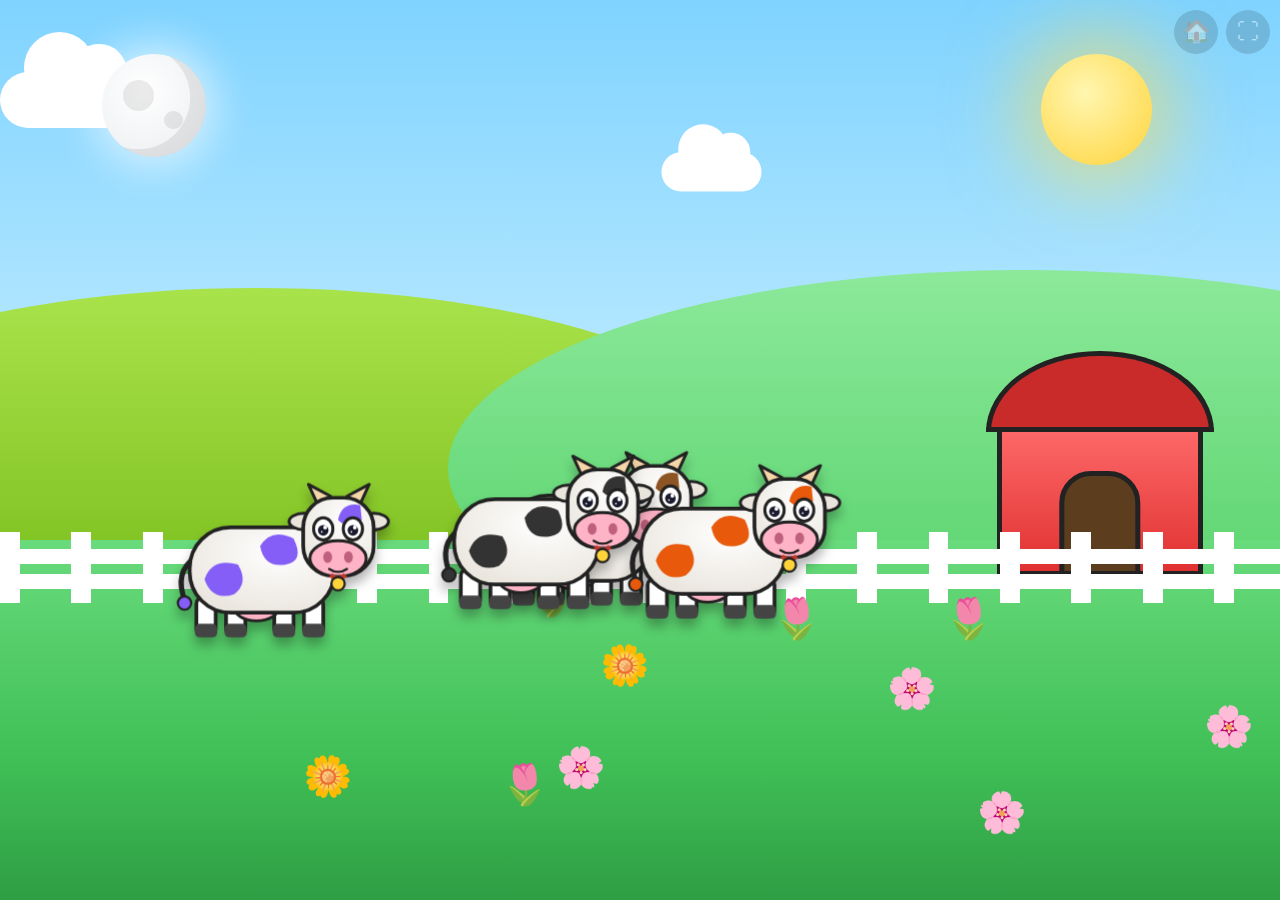
<file: moo-farm/index.html>
<!doctype html>
<html lang="en">
<head>
<meta charset="utf-8">
<meta name="viewport" content="width=device-width, initial-scale=1, maximum-scale=1, user-scalable=no, viewport-fit=cover">
<meta name="apple-mobile-web-app-capable" content="yes">
<meta name="mobile-web-app-capable" content="yes">
<meta name="apple-mobile-web-app-status-bar-style" content="black-translucent">
<meta name="apple-mobile-web-app-title" content="Amna's Games">
<meta name="theme-color" content="#339af0">
<link rel="manifest" href="../manifest.json">
<link rel="apple-touch-icon" href="../icon-180.png">
<link rel="icon" type="image/png" href="../icon-192.png">
<title>Moo Farm</title>
<link rel="stylesheet" href="../shared/toddler.css">
<style>
  body { background: linear-gradient(#7fd3ff, #c9efff 55%, #c9efff); }
  .sun { position: absolute; top: 6vh; right: 10vw; width: calc(14 * var(--u)); height: calc(14 * var(--u)); border-radius: 50%;
         background: radial-gradient(circle at 40% 35%, #fff6b0, #ffd43b); box-shadow: 0 0 70px 24px rgba(255,220,80,.55); }
  .moon { position: absolute; top: 6vh; left: 8vw; width: calc(13 * var(--u)); height: calc(13 * var(--u)); border-radius: 50%; z-index: 3;
          background: radial-gradient(circle at 40% 35%, #fff, #e9ecef); box-shadow: 0 0 40px 10px rgba(255,255,255,.6), inset calc(-2 * var(--u)) calc(-1 * var(--u)) 0 rgba(0,0,0,.08); }
  .moon::after { content: '🌙'; display: none; }
  .moon .crater { position: absolute; border-radius: 50%; background: rgba(0,0,0,.08); }
  .cloud { position: absolute; width: calc(18 * var(--u)); height: calc(7 * var(--u)); background: #fff; border-radius: 100px; animation: drift linear infinite; }
  .cloud::before, .cloud::after { content: ''; position: absolute; background: #fff; border-radius: 50%; }
  .cloud::before { width: calc(9 * var(--u)); height: calc(9 * var(--u)); left: calc(3 * var(--u)); top: calc(-5 * var(--u)); }
  .cloud::after { width: calc(7 * var(--u)); height: calc(7 * var(--u)); left: calc(9 * var(--u)); top: calc(-3.5 * var(--u)); }
  @keyframes drift { from { transform: translateX(-30vw); } to { transform: translateX(120vw); } }

  .hill { position: absolute; border-radius: 50%; background: linear-gradient(#a9e34b, #74b816); }
  .h1 { left: -20vw; width: 80vw; height: 40vh; bottom: 28vh; }
  .h2 { right: -25vw; width: 90vw; height: 44vh; bottom: 26vh; background: linear-gradient(#8ce99a, #51cf66); }
  .field { position: absolute; left: 0; right: 0; bottom: 0; height: 40vh; background: linear-gradient(#69db7c, #40c057 60%, #2f9e44); }
  .barn { position: absolute; right: 6vw; bottom: 36vh; width: calc(26 * var(--u)); height: calc(20 * var(--u)); background: linear-gradient(#ff6b6b, #e03131);
          border: 5px solid #222; border-radius: calc(2 * var(--u)) calc(2 * var(--u)) 0 0; }
  .barn::before { content: ''; position: absolute; left: -8%; right: -8%; top: calc(-9 * var(--u)); height: calc(9 * var(--u)); background: #c92a2a; border: 5px solid #222; border-radius: 50% 50% 0 0 / 100% 100% 0 0; }
  .barn::after { content: ''; position: absolute; left: 50%; bottom: -5px; width: calc(9 * var(--u)); height: calc(12 * var(--u)); transform: translateX(-50%); background: #5c3d1e; border: 5px solid #222; border-radius: calc(4 * var(--u)) calc(4 * var(--u)) 0 0; }
  .fence { position: absolute; left: 0; right: 0; bottom: 33vh; height: calc(9 * var(--u)); pointer-events: none;
           background: repeating-linear-gradient(90deg, #fff 0 calc(2.5 * var(--u)), transparent calc(2.5 * var(--u)) calc(9 * var(--u))); }
  .fence::before, .fence::after { content: ''; position: absolute; left: 0; right: 0; height: calc(1.8 * var(--u)); background: #fff; }
  .fence::before { top: 25%; } .fence::after { top: 60%; }
  .flower { position: absolute; font-size: calc(5 * var(--u)); pointer-events: none; }

  .cow { position: absolute; left: 0; bottom: 8vh; width: calc(30 * var(--u)); height: calc(21.5 * var(--u)); z-index: 2; will-change: transform; }
  .cow .inner { width: 100%; height: 100%; transform-origin: 50% 100%; filter: drop-shadow(0 8px 6px rgba(0,0,0,.3)); }
  .cow.kick .inner { animation: kick .7s cubic-bezier(.3,1.4,.6,1); }
  @keyframes kick { 0%{transform:translateY(0) rotate(0)} 30%{transform:translateY(-10vh) rotate(-10deg)} 60%{transform:translateY(-6vh) rotate(8deg)} 100%{transform:translateY(0) rotate(0)} }
  .cow.wiggle .inner { animation: wiggle .6s ease-in-out; }
  @keyframes wiggle { 0%,100%{transform:rotate(0)} 25%{transform:rotate(-6deg)} 75%{transform:rotate(6deg)} }
  .cow.overmoon { z-index: 5; }
  .cow.overmoon .inner { animation: overmoon 2.6s ease-in-out forwards; }
  @keyframes overmoon { 0%{transform:translate(0,0) rotate(0)} 50%{transform:translate(var(--mx), var(--my)) rotate(-25deg) scale(.8)} 100%{transform:translate(0,0) rotate(0)} }

  .night { position: absolute; inset: 0; background: #1b1b4b; opacity: 0; transition: opacity .6s; pointer-events: none; z-index: 1; }
  body.dark .night { opacity: .55; }
  .star { position: absolute; color: #fff; font-size: calc(3 * var(--u)); opacity: 0; transition: opacity .6s; z-index: 1; }
  body.dark .star { opacity: 1; animation: twinkle 1.2s infinite alternate; }
  @keyframes twinkle { to { opacity: .3; } }

  .hint { position: absolute; top: 24vh; left: 50%; transform: translateX(-50%); pointer-events: none; z-index: 3;
          --c:#ff922b; --c-light:#ffc078; --c-dark:#e8590c; --rim:#fff; animation: fade 7s forwards; }
  @keyframes fade { 0%,75% { opacity: 1 } 100% { opacity: 0 } }
</style>
</head>
<body>
  <div class="night"></div>
  <div class="sun"></div>
  <div class="moon" id="moon"><div class="crater" style="width:30%;height:30%;left:20%;top:25%"></div><div class="crater" style="width:18%;height:18%;left:60%;top:55%"></div></div>
  <div class="cloud" style="top: 8vh; animation-duration: 80s;"></div>
  <div class="cloud" style="top: 16vh; left: 50vw; transform: scale(.7); animation-duration: 110s;"></div>
  <div class="hill h1"></div><div class="hill h2"></div>
  <div class="field"></div>
  <div class="barn"></div>
  <div class="fence"></div>
  <div class="candy hint">Tap the cows! 🐄</div>

<script src="../shared/toddler.js"></script>
<script src="../shared/characters.js"></script>
<script>
(function () {
  const { S, guardKeys, onPress, addParentBar, rand, pick, burst } = Toddler;
  addParentBar();
  Chars.startBlinking();

  const W = () => innerWidth, H = () => innerHeight;
  const U = () => Toddler.u();

  // Flowers and stars for decoration
  for (let i = 0; i < 10; i++) { const f = document.createElement('div'); f.className = 'flower'; f.textContent = pick(['🌼', '🌷', '🌸']); f.style.left = rand(0, 95) + 'vw'; f.style.bottom = rand(2, 30) + 'vh'; document.body.appendChild(f); }
  for (let i = 0; i < 18; i++) { const s = document.createElement('div'); s.className = 'star'; s.textContent = '✦'; s.style.left = rand(0, 98) + 'vw'; s.style.top = rand(2, 45) + 'vh'; s.style.animationDelay = rand(0, 1) + 's'; document.body.appendChild(s); }

  const cows = [];
  const PATCHES = ['#333', '#8d5524', '#e8590c', '#845ef7'];
  PATCHES.forEach((p, i) => {
    const el = document.createElement('div');
    el.className = 'cow';
    el.innerHTML = `<div class="inner">${Chars.cow(p)}</div>`;
    document.body.appendChild(el);
    const c = { el, big: i < 2, x: rand(0, W() - 30 * U()), y: rand(0, 18) * U(), vx: rand(.15, .4) * (Math.random() < .5 ? -1 : 1), busy: false };
    cows.push(c);
    el.addEventListener('pointerdown', (e) => { e.stopPropagation(); Toddler.audio(); tapCow(c, e.clientX, e.clientY); });
  });
  cows.sort((a, b) => a.y - b.y).forEach((c, i) => c.el.style.zIndex = 2 + (3 - i)); // lower cows in front

  function tapCow(c, x, y) {
    if (c.busy) return;
    c.busy = true;
    const r = Math.random();
    if (r < .6) { c.el.classList.add('kick'); S.moo(c.big); burst(x, y, ['💛', '🌼', '✨'], 7, 140); }
    else { c.el.classList.add('wiggle'); S.bell(); setTimeout(() => S.moo(c.big), 250); burst(x, y, ['🔔', '🎵', '💖'], 7, 140); }
    setTimeout(() => { c.el.classList.remove('kick', 'wiggle'); c.busy = false; }, 800);
  }

  // Hey diddle diddle: tap the moon and a cow jumps over it.
  document.getElementById('moon').addEventListener('pointerdown', (e) => {
    e.stopPropagation(); Toddler.audio();
    const free = cows.filter(c => !c.busy); if (!free.length) return;
    const c = pick(free); c.busy = true;
    const m = document.getElementById('moon').getBoundingClientRect();
    const r = c.el.getBoundingClientRect();
    c.el.style.setProperty('--mx', (m.left + m.width / 2 - (r.left + r.width / 2)) + 'px');
    c.el.style.setProperty('--my', (m.top - r.top - r.height * .6) + 'px');
    c.el.classList.add('overmoon');
    document.body.classList.add('dark');
    S.whee(); setTimeout(() => S.chime(), 900); setTimeout(() => S.moo(c.big), 2000);
    burst(m.left + m.width / 2, m.top + m.height / 2, ['⭐', '🌟', '✨'], 12, 200);
    setTimeout(() => { c.el.classList.remove('overmoon'); c.busy = false; document.body.classList.remove('dark'); }, 2700);
  });

  function frame() {
    for (const c of cows) {
      if (!c.busy) c.x += c.vx;
      const w = 30 * U();
      if (c.x < 0) { c.x = 0; c.vx = Math.abs(c.vx); }
      if (c.x > W() - w) { c.x = W() - w; c.vx = -Math.abs(c.vx); }
      const flip = c.vx > 0 ? -1 : 1;   // cow faces left by default
      c.el.style.transform = `translate(${c.x}px, ${-c.y}px) scaleX(${flip})`;
      if (Math.random() < 0.001) c.vx = -c.vx;
    }
    requestAnimationFrame(frame);
  }
  frame();

  onPress(document.body, (x, y) => { Chars.lookAt(x, y); burst(x, y, ['🌼', '🦋', '🌷'], 5, 100); S.pop(); });
  document.addEventListener('pointermove', (e) => Chars.lookAt(e.clientX, e.clientY), { passive: true });
  guardKeys(() => {
    Toddler.audio();
    const free = cows.filter(c => !c.busy);
    if (free.length) { const c = pick(free); const r = c.el.getBoundingClientRect(); tapCow(c, r.left + r.width / 2, r.top + r.height / 2); }
  });
})();
</script>
</body>
</html>
</file>
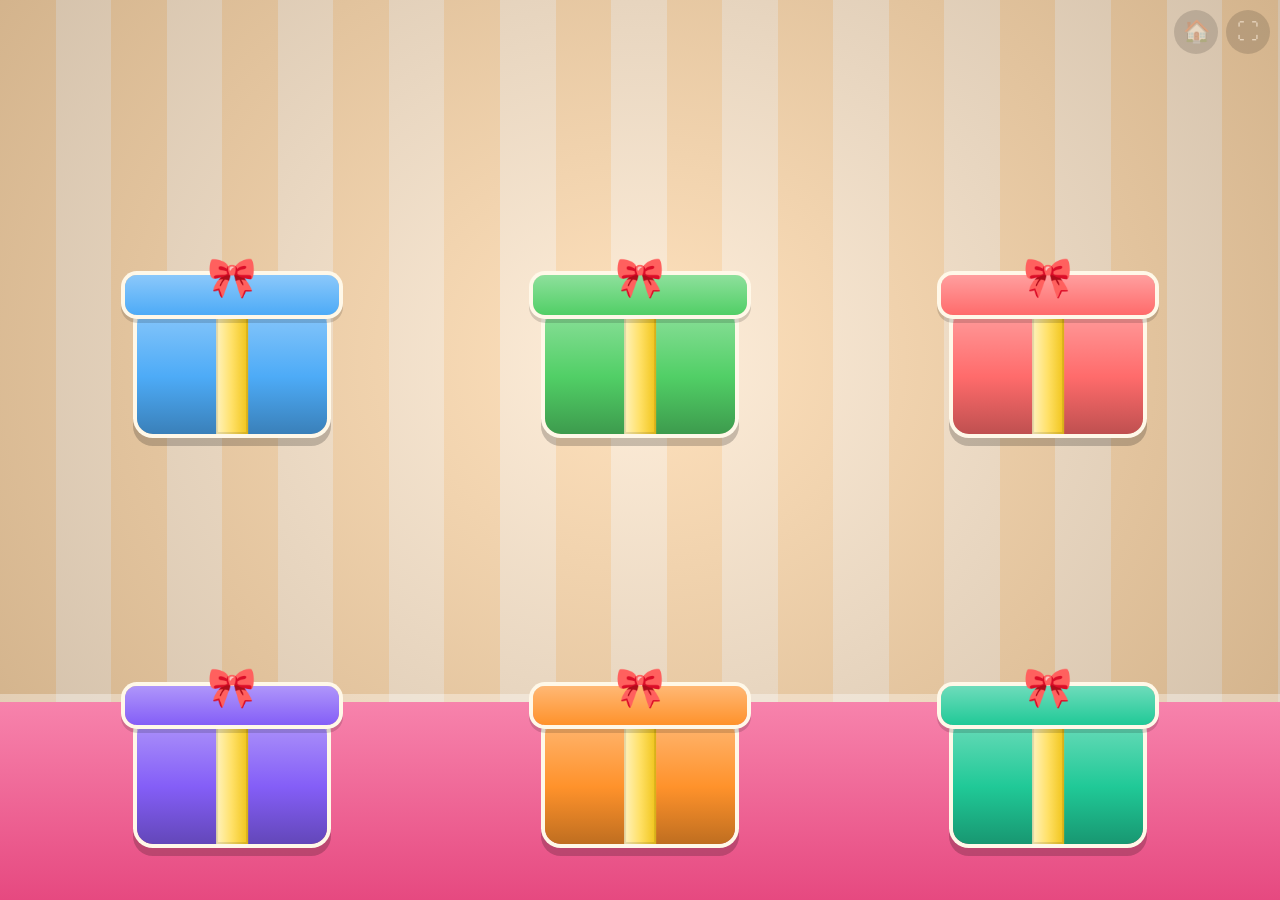
<file: peekaboo-cats/index.html>
<!doctype html>
<html lang="en">
<head>
<meta charset="utf-8">
<meta name="viewport" content="width=device-width, initial-scale=1, maximum-scale=1, user-scalable=no, viewport-fit=cover">
<meta name="apple-mobile-web-app-capable" content="yes">
<meta name="mobile-web-app-capable" content="yes">
<meta name="apple-mobile-web-app-status-bar-style" content="black-translucent">
<meta name="apple-mobile-web-app-title" content="Amna's Games">
<meta name="theme-color" content="#339af0">
<link rel="manifest" href="../manifest.json">
<link rel="apple-touch-icon" href="../icon-180.png">
<link rel="icon" type="image/png" href="../icon-192.png">
<title>Peekaboo Cats</title>
<link rel="stylesheet" href="../shared/toddler.css">
<style>
  .wall { --s1: #ffd8a8; --s2: #ffe8cc; }
  .floor { background: linear-gradient(#f783ac, #e64980); }
  .room {
    position: absolute; inset: 0; z-index: 1; display: grid; gap: calc(3 * var(--u)); padding: calc(6 * var(--u)) calc(5 * var(--u)) calc(7 * var(--u));
    grid-template-columns: repeat(3, 1fr); grid-template-rows: repeat(2, minmax(0, 1fr)); align-items: end;
  }
  @media (orientation: portrait) { .room { grid-template-columns: repeat(2, 1fr); grid-template-rows: repeat(3, 1fr); } }
  .spot { position: relative; height: 100%; display: flex; align-items: flex-end; justify-content: center; }

  /* Character hiding inside the box */
  .who {
    position: absolute; bottom: calc(13 * var(--u)); width: calc(21 * var(--u)); height: calc(21 * var(--u)); z-index: 1; pointer-events: none;
    transform: translateY(70%) scale(.3); opacity: 0;
    transition: transform .4s cubic-bezier(.3,1.5,.5,1), opacity .15s;
    filter: drop-shadow(0 8px 6px rgba(0,0,0,.3));
  }
  .spot.open .who { transform: translateY(0) scale(1); opacity: 1; }

  /* CSS gift box */
  .box { position: relative; width: calc(24 * var(--u)); height: calc(16 * var(--u)); z-index: 2; transition: transform .15s; }
  .box .base {
    position: absolute; inset: 0; border-radius: calc(2 * var(--u));
    background: linear-gradient(var(--light), var(--c) 55%, var(--dark));
    box-shadow: 0 0 0 4px #fff8e8, 0 8px 0 4px rgba(0,0,0,.2), inset 0 3px 0 rgba(255,255,255,.5);
  }
  .box .ribbon { position: absolute; left: 50%; top: 0; bottom: 0; width: calc(4 * var(--u)); transform: translateX(-50%);
                 background: linear-gradient(90deg, #fff3bf, #ffe066, #f0c419); box-shadow: inset 0 0 0 2px rgba(0,0,0,.1); }
  .box .lid {
    position: absolute; left: calc(-1.5 * var(--u)); right: calc(-1.5 * var(--u)); top: calc(-4 * var(--u)); height: calc(5 * var(--u)); border-radius: calc(1.5 * var(--u));
    background: linear-gradient(var(--light), var(--c));
    box-shadow: 0 0 0 4px #fff8e8, 0 4px 0 4px rgba(0,0,0,.15);
    transform-origin: left bottom; transition: transform .35s cubic-bezier(.3,1.4,.5,1); z-index: 3;
  }
  .box .lid::after { content: '🎀'; position: absolute; left: 50%; top: calc(-3.5 * var(--u)); transform: translateX(-50%); font-size: calc(5 * var(--u)); }
  .spot.open .lid { transform: rotate(-110deg) translateX(calc(-1 * var(--u))); }
  .spot.wobble .box { animation: wobble .4s; }
  @keyframes wobble { 0%,100% { transform: rotate(0); } 25% { transform: rotate(-8deg) scale(1.05); } 75% { transform: rotate(8deg) scale(1.05); } }

  .say {
    position: absolute; top: calc(-1 * var(--u)); left: 50%; transform: translateX(-50%) scale(0);
    transition: transform .25s cubic-bezier(.3,1.6,.5,1); z-index: 4; white-space: nowrap;
    --c:#51cf66; --c-light:#8ce99a; --c-dark:#2f9e44; --rim:#fff; font-size: calc(4.2 * var(--u)); padding: calc(.8 * var(--u)) calc(3 * var(--u));
  }
  .spot.open .say { transform: translateX(-50%) scale(1); }
</style>
</head>
<body>
  <div class="wall"></div>
  <div class="floor"></div>
  <div class="room" id="room"></div>

<script src="../shared/toddler.js"></script>
<script src="../shared/characters.js"></script>
<script>
(function () {
  const { S, guardKeys, addParentBar, pick, burst } = Toddler;
  addParentBar();
  Chars.startBlinking();

  const BOX_COLORS = ['#4dabf7', '#51cf66', '#ff6b6b', '#845ef7', '#ff922b', '#20c997'];
  const CAT_COLORS = ['#ffa94d', '#ced4da', '#ff8787', '#ffd43b', '#b197fc', '#63e6be', '#f8f9fa', '#e599f7'];
  const WORDS = { cat: ['Peekaboo!', 'Meow!', 'Boo!', 'Hi Amna!', 'Found me!'], shark: ['Splash!', 'Chomp!'], fish: ['Bloop!'] };

  const room = document.getElementById('room');
  const spots = BOX_COLORS.map((c, i) => {
    const el = document.createElement('div');
    el.className = 'spot';
    el.innerHTML = `
      <div class="candy say"></div>
      <div class="who"></div>
      <div class="box" style="--c:${c};--light:${Chars.shade(c, 35)};--dark:${Chars.shade(c, -25)}">
        <div class="base"></div><div class="ribbon"></div><div class="lid"></div>
      </div>`;
    room.appendChild(el);
    el.addEventListener('pointerdown', (e) => { Toddler.audio(); open(i, e.clientX, e.clientY); });
    return { el, busy: false };
  });

  function open(i, x, y) {
    const s = spots[i];
    if (s.busy) return;
    s.busy = true;
    const roll = Math.random();
    const kind = roll < .72 ? 'cat' : roll < .88 ? 'shark' : 'fish';
    const svg = kind === 'cat' ? Chars.cat(pick(CAT_COLORS)) : kind === 'shark' ? Chars.shark(pick(['#4dabf7', '#f783ac', '#ffd43b'])) : Chars.fish(pick(['#ffd43b', '#ff8787', '#63e6be']));
    s.el.querySelector('.who').innerHTML = svg;
    s.el.querySelector('.say').textContent = pick(WORDS[kind]);

    s.el.classList.add('wobble');
    S.pop();
    setTimeout(() => {
      s.el.classList.remove('wobble');
      s.el.classList.add('open');
      if (kind === 'cat') { S.meow(Math.random()); if (Math.random() < .4) setTimeout(() => S.giggle(), 450); }
      else if (kind === 'shark') S.splash();
      else S.bloop();
      const r = s.el.getBoundingClientRect();
      burst(x ?? r.left + r.width / 2, y ?? r.top + r.height / 2, ['🎉', '⭐', '✨', '💖', '🎈'], 12, 180);
      Chars.lookAt(x ?? r.left + r.width / 2, (y ?? r.top) - 200);
    }, 380);

    setTimeout(() => { s.el.classList.remove('open'); s.busy = false; }, 2400);
  }

  document.addEventListener('pointermove', (e) => Chars.lookAt(e.clientX, e.clientY), { passive: true });
  guardKeys(() => {
    Toddler.audio();
    const free = spots.map((s, i) => i).filter(i => !spots[i].busy);
    if (free.length) open(pick(free));
  });
})();
</script>
</body>
</html>
</file>
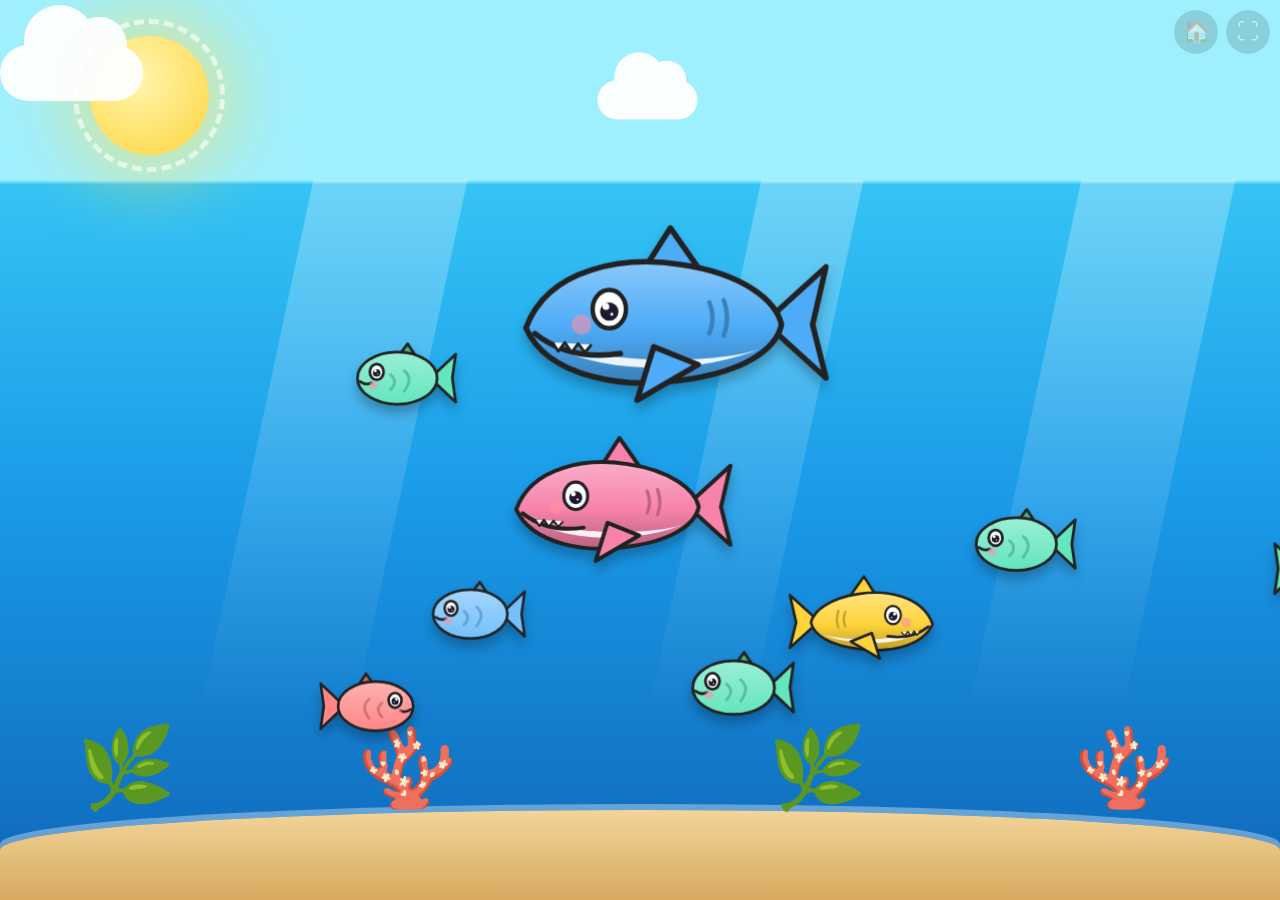
<file: shark-splash/index.html>
<!doctype html>
<html lang="en">
<head>
<meta charset="utf-8">
<meta name="viewport" content="width=device-width, initial-scale=1, maximum-scale=1, user-scalable=no, viewport-fit=cover">
<meta name="apple-mobile-web-app-capable" content="yes">
<meta name="mobile-web-app-capable" content="yes">
<meta name="apple-mobile-web-app-status-bar-style" content="black-translucent">
<meta name="apple-mobile-web-app-title" content="Amna's Games">
<meta name="theme-color" content="#339af0">
<link rel="manifest" href="../manifest.json">
<link rel="apple-touch-icon" href="../icon-180.png">
<link rel="icon" type="image/png" href="../icon-192.png">
<title>Shark Splash</title>
<link rel="stylesheet" href="../shared/toddler.css">
<style>
  body { background: linear-gradient(#9ff0ff 0%, #9ff0ff 20%, #35c4f5 20.5%, #1a9be8 55%, #0f66b8 100%); }
  .sun { position: absolute; top: 4vh; left: 7vw; width: calc(15 * var(--u)); height: calc(15 * var(--u)); border-radius: 50%;
         background: radial-gradient(circle at 40% 35%, #fff6b0, #ffd43b); box-shadow: 0 0 70px 24px rgba(255,220,80,.55); }
  .sun::after { content: ''; position: absolute; inset: -14%; border-radius: 50%; border: 5px dashed rgba(255,255,255,.6); animation: spinSlow 30s linear infinite; }
  @keyframes spinSlow { to { transform: rotate(360deg); } }
  .cloud { position: absolute; top: 5vh; width: calc(18 * var(--u)); height: calc(7 * var(--u)); background: #fff; border-radius: 100px; opacity: .95; animation: drift linear infinite; }
  .cloud::before, .cloud::after { content: ''; position: absolute; background: #fff; border-radius: 50%; }
  .cloud::before { width: calc(9 * var(--u)); height: calc(9 * var(--u)); left: calc(3 * var(--u)); top: calc(-5 * var(--u)); }
  .cloud::after { width: calc(7 * var(--u)); height: calc(7 * var(--u)); left: calc(9 * var(--u)); top: calc(-3.5 * var(--u)); }
  @keyframes drift { from { transform: translateX(-30vw); } to { transform: translateX(120vw); } }

  .wave { position: absolute; left: -10%; width: 120%; height: 6vh; top: 17.5%;
          background: radial-gradient(circle at 10px 100%, transparent 18px, #35c4f5 19px) 0 0 / 40px 100% repeat-x;
          animation: waveMove 3s linear infinite; }
  @keyframes waveMove { from { background-position-x: 0; } to { background-position-x: 40px; } }
  .ray { position: absolute; top: 20%; width: 12vw; height: 60vh; background: linear-gradient(rgba(255,255,255,.28), transparent); transform: skewX(-12deg); pointer-events: none; }

  .seafloor { position: absolute; bottom: 0; left: 0; right: 0; height: 10vh;
              background: linear-gradient(#f2d59a, #d8a95f); border-radius: 50% 50% 0 0 / 40px 40px 0 0; box-shadow: 0 -6px 0 rgba(255,255,255,.35); }
  .plant { position: absolute; bottom: 7vh; font-size: calc(10 * var(--u)); transform-origin: bottom center; animation: sway 3s ease-in-out infinite alternate; }
  @keyframes sway { from { transform: rotate(-8deg); } to { transform: rotate(8deg); } }

  .swimmer { position: absolute; left: 0; top: 0; will-change: transform; }
  .swimmer .char { filter: drop-shadow(0 8px 6px rgba(0,0,0,.25)); }
  .swimmer.jump .inner { animation: jump .85s cubic-bezier(.3,1.4,.6,1) forwards; }
  @keyframes jump {
    0%   { transform: translateY(0) rotate(0); }
    45%  { transform: translateY(-40vh) rotate(-28deg); }
    100% { transform: translateY(0) rotate(0); }
  }
  .fish.pop .inner { animation: fishpop .35s ease-out forwards; }
  @keyframes fishpop { to { transform: scale(2.2); opacity: 0; } }

  .bubble { position: absolute; border-radius: 50%; border: 2px solid rgba(255,255,255,.85);
            background: radial-gradient(circle at 35% 35%, rgba(255,255,255,.8), rgba(255,255,255,.08));
            pointer-events: none; animation: rise linear forwards; }
  @keyframes rise { to { transform: translateY(-70vh) translateX(var(--wob)); opacity: 0; } }

  .hint { position: absolute; bottom: 13vh; left: 50%; transform: translateX(-50%); pointer-events: none;
          --c:#ff8c42; --c-light:#ffc36e; --c-dark:#d9641c; --rim:#fff; animation: fade 7s forwards; }
  @keyframes fade { 0%,75% { opacity: 1 } 100% { opacity: 0 } }
</style>
</head>
<body>
  <div class="sun"></div>
  <div class="cloud" style="animation-duration: 70s; left: 0;"></div>
  <div class="cloud" style="animation-duration: 95s; left: 45vw; top: 8vh; transform: scale(.7);"></div>
  <div class="ray" style="left: 20vw"></div><div class="ray" style="left: 55vw; width: 8vw"></div><div class="ray" style="left: 80vw"></div>
  <div class="seafloor"></div>
  <div class="plant" style="left: 6vw;">🌿</div>
  <div class="plant" style="left: 28vw; animation-delay: -1s;">🪸</div>
  <div class="plant" style="left: 60vw; animation-delay: -2s;">🌿</div>
  <div class="plant" style="left: 84vw; animation-delay: -.5s;">🪸</div>
  <div class="candy hint">Tap the sharks! 🦈</div>

<script src="../shared/toddler.js"></script>
<script src="../shared/characters.js"></script>
<script>
(function () {
  const { S, guardKeys, onPress, addParentBar, rand, pick, burst } = Toddler;
  addParentBar();
  Chars.startBlinking();

  const W = () => innerWidth, H = () => innerHeight;
  const U = () => Toddler.u();
  const swimmers = [];
  const FISH_COLORS = ['#ffd43b', '#ff8787', '#63e6be', '#da77f2', '#ffa94d', '#74c0fc'];

  function makeSwimmer(kind, width, y, speed, color) {
    const el = document.createElement('div');
    el.className = 'swimmer ' + kind;
    const h = kind === 'shark' ? width * .6 : width * .69;
    el.style.width = width + 'px'; el.style.height = h + 'px';
    el.innerHTML = `<div class="inner" style="width:100%;height:100%">${kind === 'shark' ? Chars.shark(color) : Chars.fish(color)}</div>`;
    document.body.appendChild(el);
    const s = { el, kind, w: width, h, x: rand(0, W()), y, vx: speed * (Math.random() < .5 ? -1 : 1), wob: rand(0, 6.28), busy: false };
    swimmers.push(s);
    return s;
  }

  // Shark family: big blue, medium pink, small yellow. Fish in between.
  makeSwimmer('shark', 42 * U(), H() * .26, 1.5, '#4dabf7');
  makeSwimmer('shark', 30 * U(), H() * .47, 2.1, '#f783ac');
  makeSwimmer('shark', 20 * U(), H() * .64, 2.9, '#ffd43b');
  for (let i = 0; i < 6; i++) makeSwimmer('fish', rand(11, 15) * U(), rand(H() * .25, H() * .82), rand(1, 2.4), pick(FISH_COLORS));

  function frame() {
    const t = performance.now() / 1000;
    for (const s of swimmers) {
      s.x += s.vx;
      if (s.x < -s.w * 1.2) { s.x = -s.w * 1.2; s.vx = Math.abs(s.vx); }
      if (s.x > W() + s.w * .2) { s.x = W() + s.w * .2; s.vx = -Math.abs(s.vx); }
      const bob = Math.sin(t * 2 + s.wob) * s.h * .08;
      const flip = s.vx > 0 ? -1 : 1;               // characters face left by default
      s.el.style.transform = `translate(${s.x}px, ${s.y + bob}px) scaleX(${flip})`;
    }
    requestAnimationFrame(frame);
  }
  frame();

  function bubbles(x, y, n = 8) {
    for (let i = 0; i < n; i++) {
      const b = document.createElement('div');
      b.className = 'bubble';
      const sz = rand(10, 36);
      b.style.width = b.style.height = sz + 'px';
      b.style.left = x + rand(-40, 40) + 'px'; b.style.top = y + rand(-20, 20) + 'px';
      b.style.setProperty('--wob', rand(-60, 60) + 'px');
      b.style.animationDuration = rand(1.2, 2.4) + 's';
      document.body.appendChild(b);
      b.addEventListener('animationend', () => b.remove());
    }
  }

  function jumpShark(s) {
    if (s.busy) return;
    s.busy = true;
    s.el.classList.add('jump');
    S.splash();
    if (Math.random() < .5) S.whee(); else S.boing();
    setTimeout(() => S.bloop(), 350);
    setTimeout(() => { s.el.classList.remove('jump'); s.busy = false; }, 900);
  }

  function popFish(s, x, y) {
    if (s.busy) return;
    s.busy = true;
    s.el.classList.add('pop');
    S.pop();
    burst(x, y, ['⭐', '✨', '💛', '🫧'], 8, 140);
    bubbles(x, y, 6);
    setTimeout(() => {
      s.el.classList.remove('pop');
      s.el.querySelector('.inner').innerHTML = Chars.fish(pick(FISH_COLORS));
      s.x = s.vx > 0 ? -s.w * 1.2 : W() + s.w * .2;
      s.y = rand(H() * .25, H() * .82);
      s.busy = false;
    }, 380);
  }

  function nearest(kind, x, y, maxDist) {
    let best = null, bd = Infinity;
    for (const s of swimmers) {
      if (s.kind !== kind) continue;
      const d = Math.hypot(s.x + s.w / 2 - x, s.y + s.h / 2 - y);
      if (d < bd) { bd = d; best = s; }
    }
    return bd <= maxDist ? best : null;
  }

  function press(x, y) {
    Chars.lookAt(x, y);
    const fish = nearest('fish', x, y, 12 * U());
    if (fish) { popFish(fish, x, y); return; }
    bubbles(x, y, 10);
    const shark = nearest('shark', x, y, Infinity);
    if (shark) jumpShark(shark); else S.bloop();
  }

  onPress(document.body, press);
  document.addEventListener('pointermove', (e) => Chars.lookAt(e.clientX, e.clientY), { passive: true });
  guardKeys(() => {
    Toddler.audio();
    press(rand(W() * .15, W() * .85), rand(H() * .3, H() * .8));
    jumpShark(pick(swimmers.filter(s => s.kind === 'shark')));
  });

  setInterval(() => bubbles(rand(0, W()), H() * .9, 2), 900);
})();
</script>
</body>
</html>
</file>
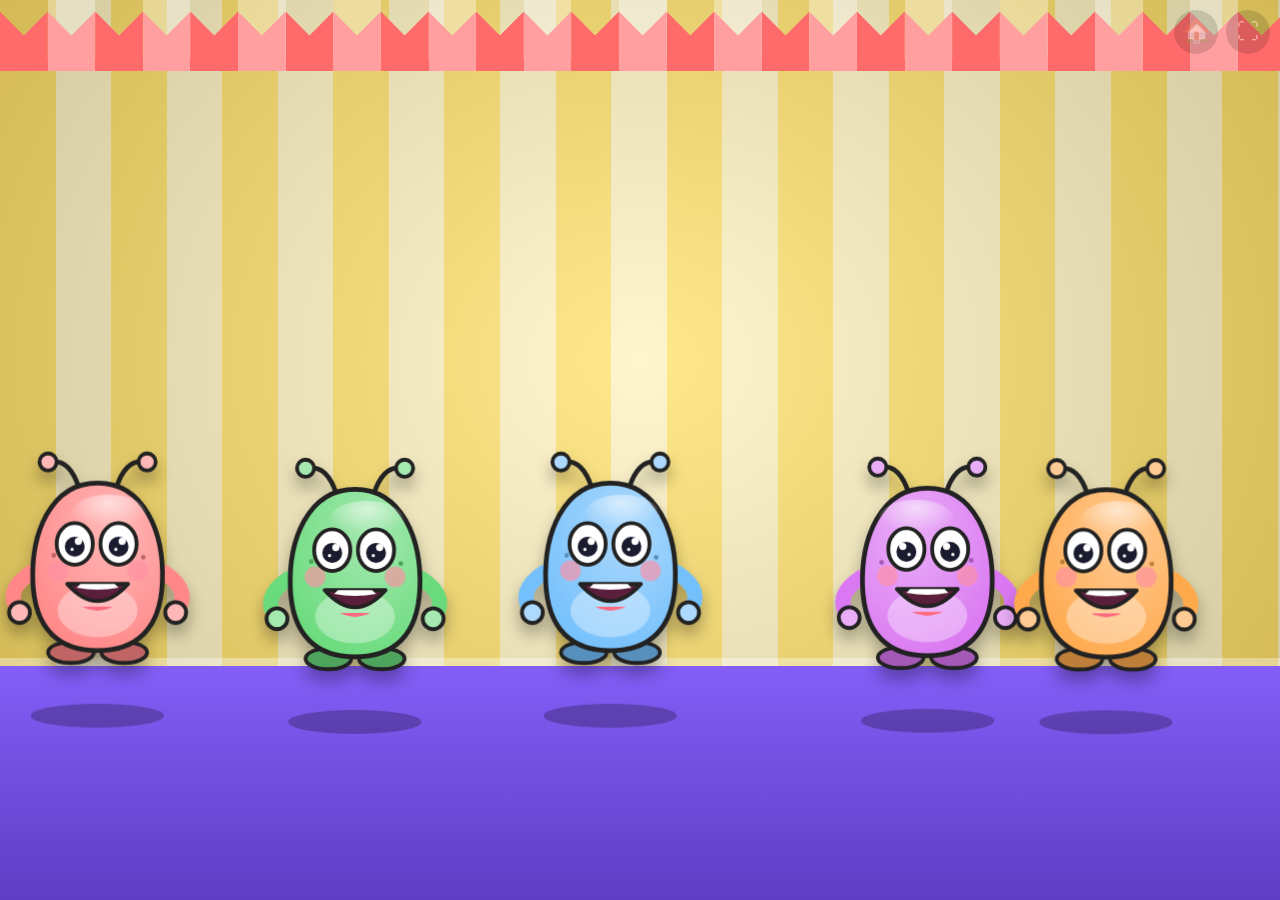
<file: silly-beans/index.html>
<!doctype html>
<html lang="en">
<head>
<meta charset="utf-8">
<meta name="viewport" content="width=device-width, initial-scale=1, maximum-scale=1, user-scalable=no, viewport-fit=cover">
<meta name="apple-mobile-web-app-capable" content="yes">
<meta name="mobile-web-app-capable" content="yes">
<meta name="apple-mobile-web-app-status-bar-style" content="black-translucent">
<meta name="apple-mobile-web-app-title" content="Amna's Games">
<meta name="theme-color" content="#339af0">
<link rel="manifest" href="../manifest.json">
<link rel="apple-touch-icon" href="../icon-180.png">
<link rel="icon" type="image/png" href="../icon-192.png">
<title>Silly Beans</title>
<link rel="stylesheet" href="../shared/toddler.css">
<style>
  .wall { --s1: #ffe066; --s2: #fff3bf; }
  .floor { height: 26%; background: linear-gradient(#845ef7, #5f3dc4); }
  .bunting { position: absolute; top: 0; left: 0; right: 0; height: calc(9 * var(--u)); z-index: 1; pointer-events: none;
    background:
      linear-gradient(135deg, transparent 50%, #ff6b6b 50%) 0 0 / calc(6 * var(--u)) 100% repeat-x,
      linear-gradient(225deg, transparent 50%, #ff6b6b 50%) 0 0 / calc(6 * var(--u)) 100% repeat-x; }
  .bunting::after { content: ''; position: absolute; inset: 0;
      background: repeating-linear-gradient(90deg, transparent 0 calc(6 * var(--u)), rgba(255,255,255,.35) calc(6 * var(--u)) calc(12 * var(--u))); mix-blend-mode: screen; }

  .bean { position: absolute; left: 0; bottom: 20%; width: calc(24 * var(--u)); height: calc(27.6 * var(--u)); z-index: 2; will-change: transform; }
  .bean .inner { width: 100%; height: 100%; transform-origin: 50% 100%; filter: drop-shadow(0 10px 8px rgba(0,0,0,.3)); }
  .bean .shadow { position: absolute; left: 15%; right: 15%; bottom: calc(-2 * var(--u)); height: calc(3 * var(--u)); border-radius: 50%; background: rgba(0,0,0,.25); z-index: -1; }

  .bean.jump .inner  { animation: jump .7s cubic-bezier(.3,1.5,.6,1); }
  .bean.spin .inner  { animation: spin1 .8s ease-in-out; }
  .bean.wobble .inner{ animation: wob .7s ease-in-out; }
  .bean.honk .inner  { animation: honk .55s ease-in-out; }
  .bean.shake .inner { animation: shake .6s linear; }
  .bean.squash .inner{ animation: squash .6s ease-in-out; }
  .bean.sneeze .inner{ animation: sneeze .7s ease-in-out; }
  @keyframes jump  { 0%{transform:translateY(0) scale(1,1)} 15%{transform:translateY(0) scale(1.15,.8)} 50%{transform:translateY(-34vh) scale(.9,1.15)} 85%{transform:translateY(0) scale(1.15,.85)} 100%{transform:translateY(0)} }
  @keyframes spin1 { to { transform: rotate(360deg); } }
  @keyframes wob   { 0%,100%{transform:rotate(0)} 20%{transform:rotate(-18deg)} 40%{transform:rotate(16deg)} 60%{transform:rotate(-12deg)} 80%{transform:rotate(8deg)} }
  @keyframes honk  { 0%,100%{transform:scale(1)} 40%{transform:scale(1.35,1.2)} 60%{transform:scale(1.3,1.25)} }
  @keyframes shake { 0%,100%{transform:translateX(0)} 10%,30%,50%,70%,90%{transform:translateX(calc(-3 * var(--u))) rotate(-4deg)} 20%,40%,60%,80%{transform:translateX(calc(3 * var(--u))) rotate(4deg)} }
  @keyframes squash{ 0%,100%{transform:scale(1)} 50%{transform:scale(1.5,.5)} }
  @keyframes sneeze{ 0%{transform:scale(1)} 35%{transform:scale(1.1,1.2) translateY(calc(-2 * var(--u)))} 45%{transform:scale(1.1,1.2) translateY(calc(-3 * var(--u)))} 55%{transform:scale(1.2,.8) translateY(0) rotate(12deg)} 100%{transform:scale(1)} }

  .puff { position: absolute; font-size: calc(8 * var(--u)); z-index: 1; pointer-events: none; animation: puff .8s ease-out forwards; }
  @keyframes puff { from { opacity: 1; transform: scale(.4) } to { opacity: 0; transform: scale(1.8) translateX(calc(-6 * var(--u))) } }

  .hint { position: absolute; top: calc(12 * var(--u)); left: 50%; transform: translateX(-50%); pointer-events: none; z-index: 3;
          --c:#20c997; --c-light:#63e6be; --c-dark:#0ca678; --rim:#fff; animation: fade 7s forwards; }
  @keyframes fade { 0%,75% { opacity: 1 } 100% { opacity: 0 } }
</style>
</head>
<body>
  <div class="wall"></div>
  <div class="bunting"></div>
  <div class="floor"></div>
  <div class="candy hint">Tap a Silly Bean! 🎉</div>

<script src="../shared/toddler.js"></script>
<script src="../shared/characters.js"></script>
<script>
(function () {
  const { S, guardKeys, onPress, addParentBar, rand, pick, burst } = Toddler;
  addParentBar();
  Chars.startBlinking();

  const W = () => innerWidth, H = () => innerHeight;
  const U = () => Toddler.u();
  const COLORS = ['#ff8787', '#69db7c', '#74c0fc', '#da77f2', '#ffa94d'];
  const beans = [];

  COLORS.forEach((c, i) => {
    const el = document.createElement('div');
    el.className = 'bean';
    el.innerHTML = `<div class="inner">${Chars.bean(c)}</div><div class="shadow"></div>`;
    document.body.appendChild(el);
    const b = { el, color: c, x: (i + .5) * W() / COLORS.length - 12 * U(), vx: rand(.3, .8) * (Math.random() < .5 ? -1 : 1), busy: false, wob: rand(0, 6.28) };
    beans.push(b);
    el.addEventListener('pointerdown', (e) => { e.stopPropagation(); Toddler.audio(); trick(b, pick(TRICKS), e.clientX, e.clientY); });
  });

  function setMood(b, mood) { b.el.querySelector('.inner').innerHTML = Chars.bean(b.color, mood); }

  // Each trick: css animation class, sound, duration, face, particles.
  const TRICKS = [
    { cls: 'jump',   dur: 700, mood: 'happy', sfx: () => S.boing(),  fx: ['⭐', '✨'] },
    { cls: 'spin',   dur: 800, mood: 'wow',   sfx: () => S.whee(),   fx: ['🌀', '💫', '⭐'] },
    { cls: 'wobble', dur: 700, mood: 'silly', sfx: () => S.babble(), fx: ['💬', '❓', '🎵'] },
    { cls: 'honk',   dur: 550, mood: 'wow',   sfx: () => S.honk(),   fx: ['📣', '💥'] },
    { cls: 'shake',  dur: 600, mood: 'happy', sfx: () => S.giggle(), fx: ['😂', '💖', '✨'] },
    { cls: 'squash', dur: 600, mood: 'silly', sfx: () => S.toot(),   fx: ['💨'], puff: true },
    { cls: 'sneeze', dur: 700, mood: 'wow',   sfx: () => S.sneeze(), fx: ['💦', '🤧'] },
  ];

  function trick(b, t, x, y) {
    if (b.busy) return;
    b.busy = true;
    setMood(b, t.mood);
    b.el.classList.add(t.cls);
    t.sfx();
    const r = b.el.getBoundingClientRect();
    burst(x ?? r.left + r.width / 2, y ?? r.top + r.height / 3, t.fx, 7, 150);
    if (t.puff) {
      const p = document.createElement('div');
      p.className = 'puff'; p.textContent = '💨';
      p.style.left = (r.left + (b.vx > 0 ? -r.width * .2 : r.width * .9)) + 'px'; p.style.top = (r.top + r.height * .7) + 'px';
      document.body.appendChild(p); p.addEventListener('animationend', () => p.remove());
    }
    setTimeout(() => { b.el.classList.remove(t.cls); setMood(b, 'happy'); b.busy = false; }, t.dur + 50);
  }

  function everyoneJump() {
    S.drum();
    beans.forEach((b, i) => setTimeout(() => trick(b, TRICKS[0]), i * 80));
  }

  // Wander along the floor, bobbing.
  function frame() {
    const t = performance.now() / 1000;
    for (const b of beans) {
      if (!b.busy) b.x += b.vx;
      const w = 24 * U();
      if (b.x < 0) { b.x = 0; b.vx = Math.abs(b.vx); }
      if (b.x > W() - w) { b.x = W() - w; b.vx = -Math.abs(b.vx); }
      const bob = Math.abs(Math.sin(t * 4 + b.wob)) * 1.2 * U();
      const flip = b.vx > 0 ? 1 : -1;
      b.el.style.transform = `translate(${b.x}px, ${-bob}px) scaleX(${flip})`;
      if (Math.random() < 0.0015) b.vx = -b.vx;
    }
    requestAnimationFrame(frame);
  }
  frame();

  onPress(document.body, (x, y) => { Chars.lookAt(x, y); everyoneJump(); });
  document.addEventListener('pointermove', (e) => Chars.lookAt(e.clientX, e.clientY), { passive: true });
  guardKeys(() => {
    Toddler.audio();
    const free = beans.filter(b => !b.busy);
    if (free.length) trick(pick(free), pick(TRICKS));
  });

  // Now and then a bean does something on its own so the room feels alive.
  setInterval(() => { if (Math.random() < .5) { const free = beans.filter(b => !b.busy); if (free.length) trick(pick(free), pick(TRICKS)); } }, 4000);
})();
</script>
</body>
</html>
</file>
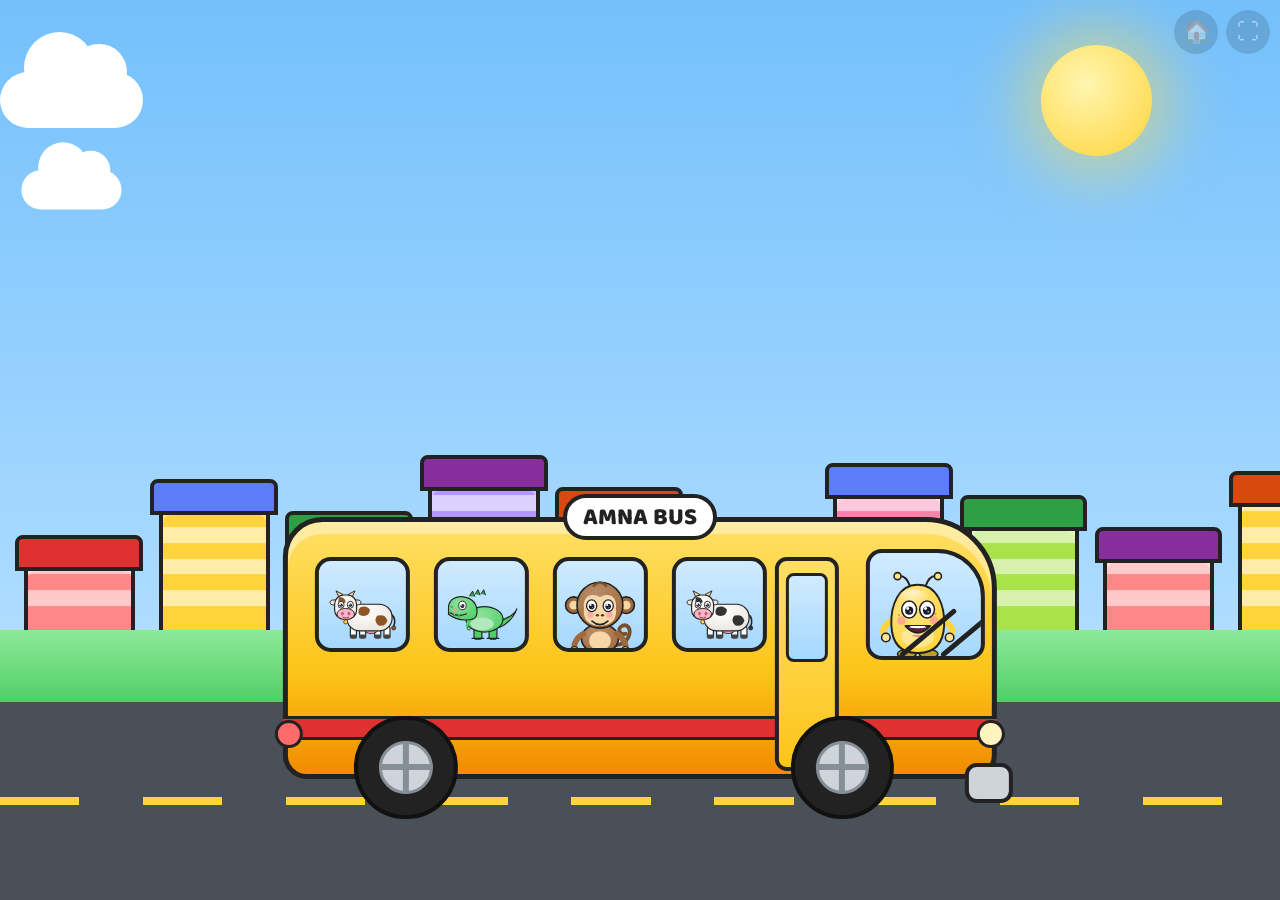
<file: wheels-on-the-bus/index.html>
<!doctype html>
<html lang="en">
<head>
<meta charset="utf-8">
<meta name="viewport" content="width=device-width, initial-scale=1, maximum-scale=1, user-scalable=no, viewport-fit=cover">
<meta name="apple-mobile-web-app-capable" content="yes">
<meta name="mobile-web-app-capable" content="yes">
<meta name="apple-mobile-web-app-status-bar-style" content="black-translucent">
<meta name="apple-mobile-web-app-title" content="Amna's Games">
<meta name="theme-color" content="#339af0">
<link rel="manifest" href="../manifest.json">
<link rel="apple-touch-icon" href="../icon-180.png">
<link rel="icon" type="image/png" href="../icon-192.png">
<title>Wheels on the Bus</title>
<link rel="stylesheet" href="../shared/toddler.css">
<style>
  body { background: linear-gradient(#74c0fc, #a5d8ff 60%, #d0ebff); }
  .sun { position: absolute; top: 5vh; right: 10vw; width: calc(14 * var(--u)); height: calc(14 * var(--u)); border-radius: 50%;
         background: radial-gradient(circle at 40% 35%, #fff6b0, #ffd43b); box-shadow: 0 0 60px 20px rgba(255,220,80,.5); }
  .cloud { position: absolute; width: calc(18 * var(--u)); height: calc(7 * var(--u)); background: #fff; border-radius: 100px; animation: drift linear infinite; }
  .cloud::before, .cloud::after { content: ''; position: absolute; background: #fff; border-radius: 50%; }
  .cloud::before { width: calc(9 * var(--u)); height: calc(9 * var(--u)); left: calc(3 * var(--u)); top: calc(-5 * var(--u)); }
  .cloud::after { width: calc(7 * var(--u)); height: calc(7 * var(--u)); left: calc(9 * var(--u)); top: calc(-3.5 * var(--u)); }
  @keyframes drift { from { transform: translateX(120vw); } to { transform: translateX(-30vw); } }

  /* Scrolling town: a row of houses built in JS, duplicated so it loops */
  .town { position: absolute; left: 0; right: 0; bottom: 30vh; height: 26vh; z-index: 0; overflow: hidden; }
  .row { position: absolute; left: 0; bottom: 0; display: flex; align-items: flex-end; gap: calc(3 * var(--u)); padding-left: calc(3 * var(--u)); animation: town 16s linear infinite; }
  @keyframes town { to { transform: translateX(-50%); } }
  .house { position: relative; width: calc(14 * var(--u)); border: 4px solid #222; border-bottom: 0; border-radius: calc(1.5 * var(--u)) calc(1.5 * var(--u)) 0 0; box-shadow: inset 0 calc(1 * var(--u)) 0 rgba(255,255,255,.35);
           background-image: repeating-linear-gradient(0deg, transparent 0 calc(2 * var(--u)), rgba(255,255,255,.55) calc(2 * var(--u)) calc(4 * var(--u)));
           background-size: calc(3 * var(--u)) 100%; background-position: calc(2 * var(--u)) calc(-1 * var(--u)); background-repeat: repeat-x; }
  .house::before { content: ''; position: absolute; left: -12%; right: -12%; top: calc(-3.5 * var(--u)); height: calc(3.5 * var(--u)); background: var(--roof); border: 4px solid #222; border-radius: calc(1 * var(--u)) calc(1 * var(--u)) 0 0; }
  .grass { position: absolute; left: 0; right: 0; bottom: 22vh; height: 8vh; background: linear-gradient(#8ce99a, #51cf66); z-index: 0; }
  .road { position: absolute; left: 0; right: 0; bottom: 0; height: 22vh; background: #495057; z-index: 0; }
  .road::before { content: ''; position: absolute; left: 0; right: 0; top: 48%; height: 4%; background: repeating-linear-gradient(90deg, #ffd43b 0 calc(10 * var(--u)), transparent calc(10 * var(--u)) calc(18 * var(--u))); animation: dash .5s linear infinite; }
  @keyframes dash { to { background-position: calc(-18 * var(--u)) 0; } }

  /* The bus */
  .bus { position: absolute; left: 50%; bottom: 9vh; width: calc(90 * var(--u)); height: calc(38 * var(--u)); transform: translateX(-50%); z-index: 2; animation: bob .6s ease-in-out infinite alternate; }
  @keyframes bob { from { transform: translateX(-50%) translateY(0) } to { transform: translateX(-50%) translateY(calc(-.8 * var(--u))) } }
  .bus.bump { animation: bump .5s; }
  @keyframes bump { 0%,100% { transform: translateX(-50%) } 30% { transform: translateX(-50%) translateY(calc(-5 * var(--u))) rotate(-2deg) } 60% { transform: translateX(-50%) translateY(0) scale(1.03, .96) } }
  .body { position: absolute; inset: 0 0 calc(5 * var(--u)) 0; background: linear-gradient(#ffe066, #fcc419 60%, #f08c00); border: 5px solid #222; border-radius: calc(5 * var(--u)) calc(9 * var(--u)) calc(3 * var(--u)) calc(3 * var(--u)); box-shadow: inset 0 calc(1.5 * var(--u)) 0 rgba(255,255,255,.4); }
  .stripe { position: absolute; left: 0; right: 0; bottom: calc(10 * var(--u)); height: calc(3 * var(--u)); background: #e03131; border-top: 3px solid #222; border-bottom: 3px solid #222; }
  .win { position: absolute; top: calc(5 * var(--u)); width: calc(12 * var(--u)); height: calc(12 * var(--u)); background: linear-gradient(#d0ebff, #a5d8ff); border: 4px solid #222; border-radius: calc(2 * var(--u)); overflow: hidden; display: flex; align-items: flex-end; justify-content: center; }
  .win .who { width: 85%; height: 95%; transform: translateY(10%); transition: transform .25s; }
  .win.hop .who { animation: hop .5s cubic-bezier(.3,1.6,.5,1); }
  @keyframes hop { 0%,100% { transform: translateY(10%) } 50% { transform: translateY(-25%) } }
  .win.in .who { animation: slideIn .4s cubic-bezier(.3,1.5,.5,1); }
  @keyframes slideIn { from { transform: translateY(110%) } to { transform: translateY(10%) } }
  .windshield { position: absolute; right: calc(1.5 * var(--u)); top: calc(4 * var(--u)); width: calc(15 * var(--u)); height: calc(14 * var(--u)); background: linear-gradient(#d0ebff, #a5d8ff); border: 4px solid #222; border-radius: calc(2 * var(--u)) calc(6 * var(--u)) calc(2 * var(--u)) calc(2 * var(--u)); overflow: hidden; }
  .windshield .who { position: absolute; left: 8%; bottom: -5%; width: 70%; height: 90%; }
  .wiper { position: absolute; left: 25%; bottom: 0; width: 5px; height: 70%; background: #222; transform-origin: bottom center; transform: rotate(50deg); border-radius: 3px; }
  .wiper.b { left: 62%; }
  .windshield.swish .wiper { animation: wipe .8s ease-in-out; }
  @keyframes wipe { 0%,100% { transform: rotate(50deg) } 50% { transform: rotate(-40deg) } }
  .door { position: absolute; right: calc(20 * var(--u)); top: calc(5 * var(--u)); width: calc(8 * var(--u)); height: calc(27 * var(--u)); background: linear-gradient(#ffe066, #fcc419); border: 4px solid #222; border-radius: calc(1.5 * var(--u)); transform-origin: left center; transition: transform .35s; z-index: 2; overflow: hidden; }
  .door::before { content: ''; position: absolute; left: 12%; right: 12%; top: 6%; height: 40%; background: linear-gradient(#d0ebff, #a5d8ff); border: 3px solid #222; border-radius: calc(1 * var(--u)); }
  .door.open { transform: perspective(300px) rotateY(-80deg); }
  .light { position: absolute; width: calc(3.5 * var(--u)); height: calc(3.5 * var(--u)); border-radius: 50%; border: 3px solid #222; }
  .light.front { right: calc(-1 * var(--u)); bottom: calc(9 * var(--u)); background: #fff3bf; }
  .light.back { left: calc(-1 * var(--u)); bottom: calc(9 * var(--u)); background: #ff6b6b; }
  .bus.honking .light.front { box-shadow: 0 0 25px 10px #fff3bf; }
  .bumper { position: absolute; right: calc(-2 * var(--u)); bottom: calc(2 * var(--u)); width: calc(6 * var(--u)); height: calc(5 * var(--u)); background: #ced4da; border: 4px solid #222; border-radius: calc(1.5 * var(--u)); z-index: 3; }
  .wheel { position: absolute; bottom: 0; width: calc(13 * var(--u)); height: calc(13 * var(--u)); border-radius: 50%; background: #222; border: 4px solid #111; z-index: 3; animation: roll 1.2s linear infinite; }
  .wheel.fast { animation-duration: .25s; }
  .wheel::before { content: ''; position: absolute; inset: 22%; border-radius: 50%; background: #ced4da; border: 3px solid #868e96; }
  .wheel::after { content: ''; position: absolute; inset: 22%; border-radius: 50%; background:
      linear-gradient(#868e96, #868e96) 50% 0 / 12% 100% no-repeat, linear-gradient(#868e96, #868e96) 0 50% / 100% 12% no-repeat; }
  .wheel.a { left: calc(9 * var(--u)); } .wheel.b { right: calc(13 * var(--u)); }
  @keyframes roll { to { transform: rotate(360deg); } }
  .sign { position: absolute; left: 50%; top: calc(-3 * var(--u)); transform: translateX(-50%); background: #fff; color: #222; padding: 0 calc(2 * var(--u)); border: 4px solid #222; border-radius: 100px; font-size: calc(3 * var(--u)); font-weight: 800; white-space: nowrap; }

  .hint { position: absolute; top: 8vh; left: 50%; transform: translateX(-50%); pointer-events: none; z-index: 5;
          --c:#fcc419; --c-light:#ffe066; --c-dark:#e67700; --rim:#fff; animation: fade 7s forwards; }
  @keyframes fade { 0%,75% { opacity: 1 } 100% { opacity: 0 } }
</style>
</head>
<body>
  <div class="sun"></div>
  <div class="cloud" style="top: 8vh; animation-duration: 40s;"></div>
  <div class="cloud" style="top: 18vh; animation-duration: 55s; animation-delay: -20s; transform: scale(.7);"></div>
  <div class="town"><div class="row" id="row"></div></div>
  <div class="grass"></div>
  <div class="road"></div>
  <div class="candy hint">Tap the wheels, horn and door! 🚌</div>

  <div class="bus" id="bus">
    <div class="body"></div>
    <div class="stripe"></div>
    <div class="sign">AMNA BUS</div>
    <div class="win" style="left: calc(4 * var(--u))"><div class="who"></div></div>
    <div class="win" style="left: calc(19 * var(--u))"><div class="who"></div></div>
    <div class="win" style="left: calc(34 * var(--u))"><div class="who"></div></div>
    <div class="win" style="left: calc(49 * var(--u))"><div class="who"></div></div>
    <div class="windshield" id="windshield"><div class="who" id="driver"></div><div class="wiper"></div><div class="wiper b"></div></div>
    <div class="door" id="door"></div>
    <div class="light front" id="horn"></div><div class="light back"></div>
    <div class="bumper" id="bumper"></div>
    <div class="wheel a"></div><div class="wheel b"></div>
  </div>

<script src="../shared/toddler.js"></script>
<script src="../shared/characters.js"></script>
<script>
(function () {
  const { S, guardKeys, onPress, addParentBar, rand, pick, burst } = Toddler;
  addParentBar();
  Chars.startBlinking();
  const U = () => Toddler.u();
  const bus = document.getElementById('bus');

  // Build the looping town
  const HC = ['#ff8787', '#ffd43b', '#63e6be', '#b197fc', '#ffa94d', '#74c0fc', '#f783ac', '#a9e34b'];
  const RC = ['#e03131', '#5c7cfa', '#2f9e44', '#862e9c', '#d9480f'];
  const row = document.getElementById('row');
  let html = '';
  for (let k = 0; k < 2; k++) for (let i = 0; i < 10; i++) {
    const h = 9 + ((i * 7) % 11);
    html += `<div class="house" style="background-color:${HC[i % HC.length]};--roof:${RC[i % RC.length]};height:calc(${h} * var(--u))"></div>`;
  }
  row.innerHTML = html;

  const RIDERS = [
    () => Chars.bean(pick(['#ff8787', '#69db7c', '#74c0fc', '#da77f2', '#ffa94d']), pick(['happy', 'silly', 'wow'])),
    () => Chars.cat(pick(['#ffa94d', '#ced4da', '#f8f9fa', '#ff8787', '#b197fc'])),
    () => Chars.monkey('#a0693b'),
    () => Chars.cow(pick(['#333', '#8d5524'])),
    () => Chars.dino(pick(['#51cf66', '#4dabf7', '#ff922b']), 'rex'),
  ];
  const wins = [...document.querySelectorAll('.win')];
  wins.forEach(w => w.querySelector('.who').innerHTML = pick(RIDERS)());
  document.getElementById('driver').innerHTML = Chars.bean('#ffd43b', 'happy');

  function bump() { bus.classList.remove('bump'); void bus.offsetWidth; bus.classList.add('bump'); setTimeout(() => bus.classList.remove('bump'), 500); }
  function center(el) { const r = el.getBoundingClientRect(); return [r.left + r.width / 2, r.top + r.height / 2]; }

  // Wheels: round and round
  document.querySelectorAll('.wheel').forEach(w => w.addEventListener('pointerdown', (e) => {
    e.stopPropagation(); Toddler.audio();
    document.querySelectorAll('.wheel').forEach(x => x.classList.add('fast'));
    S.whirr(); burst(...center(w), ['🔄', '⭐', '💨'], 6, 14 * U());
    setTimeout(() => document.querySelectorAll('.wheel').forEach(x => x.classList.remove('fast')), 1600);
  }));

  // Horn / bumper: beep beep beep
  const honk = (e) => {
    e.stopPropagation(); Toddler.audio();
    bus.classList.add('honking'); S.honk(); setTimeout(() => S.beep(), 500);
    burst(...center(document.getElementById('horn')), ['📣', '🎺', '💥'], 7, 16 * U()); bump();
    setTimeout(() => bus.classList.remove('honking'), 700);
  };
  document.getElementById('horn').addEventListener('pointerdown', honk);
  document.getElementById('bumper').addEventListener('pointerdown', honk);

  // Wipers: swish swish swish
  const ws = document.getElementById('windshield');
  ws.addEventListener('pointerdown', (e) => {
    e.stopPropagation(); Toddler.audio();
    ws.classList.remove('swish'); void ws.offsetWidth; ws.classList.add('swish');
    S.swish(); burst(...center(ws), ['💧', '💦', '✨'], 6, 12 * U());
    setTimeout(() => ws.classList.remove('swish'), 800);
  });

  // Door: open and shut, a new rider climbs in
  const door = document.getElementById('door');
  let doorBusy = false;
  door.addEventListener('pointerdown', (e) => {
    e.stopPropagation(); Toddler.audio();
    if (doorBusy) return; doorBusy = true;
    door.classList.add('open'); S.bloop(); S.babble();
    setTimeout(() => {
      const w = pick(wins); const who = w.querySelector('.who');
      who.innerHTML = pick(RIDERS)(); w.classList.add('in'); S.chime();
      burst(...center(w), ['👋', '⭐', '💖'], 6, 12 * U());
      setTimeout(() => w.classList.remove('in'), 450);
    }, 500);
    setTimeout(() => { door.classList.remove('open'); S.pop(); doorBusy = false; }, 1500);
  });

  // Riders: up and down
  wins.forEach(w => w.addEventListener('pointerdown', (e) => {
    e.stopPropagation(); Toddler.audio();
    w.classList.remove('hop'); void w.offsetWidth; w.classList.add('hop');
    pick([S.giggle, S.babble, S.meow, S.boing])();
    burst(...center(w), ['🎵', '💖', '⭐'], 5, 12 * U());
    setTimeout(() => w.classList.remove('hop'), 500);
  }));

  // Anywhere else: the bus goes bumpety bump
  onPress(document.body, (x, y) => { Chars.lookAt(x, y); bump(); S.drum(); burst(x, y, ['🎶', '🚌', '⭐'], 4, 10 * U()); });
  document.addEventListener('pointermove', (e) => Chars.lookAt(e.clientX, e.clientY), { passive: true });
  guardKeys(() => {
    Toddler.audio();
    const targets = [...document.querySelectorAll('.wheel'), document.getElementById('horn'), ws, door, ...wins];
    pick(targets).dispatchEvent(new PointerEvent('pointerdown', { bubbles: true, clientX: innerWidth / 2, clientY: innerHeight / 2 }));
  });
})();
</script>
</body>
</html>
</file>
<file: shared/toddler.css>
/* Shared styles for Amna's games: candy colors, glossy buttons, cartoon characters */
@import url('https://fonts.googleapis.com/css2?family=Baloo+2:wght@700;800&display=swap');

/* Scene unit: 1vmin on wide screens, capped against width so squarer screens
   (iPad 4:3) and portrait get proportionally smaller characters and text. */
:root { --u: min(1vmin, 0.62vw); }
@media (orientation: portrait) { :root { --u: 0.8vw; } }

* { box-sizing: border-box; -webkit-user-select: none; user-select: none; -webkit-touch-callout: none; }
html, body {
  margin: 0; padding: 0; width: 100%; height: 100%; overflow: hidden;
  touch-action: none; cursor: default;
  font-family: "Baloo 2", "Comic Sans MS", "Chalkboard SE", "Nunito", system-ui, sans-serif;
}
body { position: relative; }

/* ---- Striped playroom wall (like a cartoon nursery) ---- */
.wall {
  position: absolute; inset: 0; z-index: 0;
  background:
    repeating-linear-gradient(90deg, var(--s1, #9be7c4) 0 calc(7 * var(--u)), var(--s2, #6fd8e6) calc(7 * var(--u)) calc(14 * var(--u)));
}
.wall::after { /* soft vignette so characters pop */
  content: ''; position: absolute; inset: 0;
  background: radial-gradient(ellipse at 50% 40%, rgba(255,255,255,.25), rgba(0,0,0,.18) 90%);
}
.floor {
  position: absolute; left: 0; right: 0; bottom: 0; height: 22%; z-index: 0;
  background: linear-gradient(#64c9d9, #3fa9c2);
  box-shadow: 0 -8px 0 rgba(255,255,255,.35);
}

/* ---- Glossy candy button ---- */
.candy {
  position: relative; display: inline-flex; align-items: center; justify-content: center;
  padding: calc(2.2 * var(--u)) calc(5 * var(--u)); border-radius: 100px; border: 0; cursor: pointer;
  color: #fff; font-family: inherit; font-weight: 800; font-size: calc(5.5 * var(--u)); letter-spacing: .5px;
  text-shadow: 0 2px 0 rgba(0,0,0,.25), 0 0 8px rgba(0,0,0,.15); white-space: nowrap;
  background: linear-gradient(var(--c-light, #7ee55a), var(--c, #34c21f) 55%, var(--c-dark, #1f9a10));
  box-shadow:
    0 0 0 5px #fff8e8,            /* cream rim */
    0 0 0 9px var(--rim, #5bb8ff),/* colored rim */
    0 10px 0 9px rgba(0,0,0,.18), /* thick shadow */
    inset 0 -6px 0 rgba(0,0,0,.18);
  transition: transform .08s;
}
.candy::before { /* gloss highlight */
  content: ''; position: absolute; left: 8%; right: 8%; top: 9%; height: 38%;
  border-radius: 100px; background: linear-gradient(rgba(255,255,255,.55), rgba(255,255,255,.05));
}
.candy:active { transform: translateY(6px); box-shadow: 0 0 0 5px #fff8e8, 0 0 0 9px var(--rim, #5bb8ff), 0 4px 0 9px rgba(0,0,0,.18), inset 0 -3px 0 rgba(0,0,0,.18); }

/* A glossy rounded card / panel */
.panel {
  border-radius: calc(4 * var(--u)); padding: calc(3 * var(--u));
  background: linear-gradient(#6fc9ff, #2f9df0);
  box-shadow: 0 0 0 5px #fff8e8, 0 0 0 9px #cfeeff, 0 14px 30px rgba(0,0,0,.25), inset 0 3px 0 rgba(255,255,255,.4);
}

/* ---- Characters ---- */
.char { display: block; width: 100%; height: 100%; overflow: visible; }
.char .eye { transform-box: fill-box; transform-origin: center; transition: transform .08s; }
.char.blink .eye { transform: scaleY(.08); }
.char .pupil { transition: transform .15s ease-out; }

/* ---- Parent bar ---- */
.parent-bar {
  position: fixed; top: 10px; right: 10px; z-index: 1000;
  display: flex; gap: 8px; opacity: 0.4;
}
.parent-bar:hover { opacity: 1; }
.pbtn {
  position: relative; width: 44px; height: 44px; border-radius: 50%;
  border: none; background: rgba(0,0,0,0.35); color: #fff;
  font-size: 22px; line-height: 44px; text-align: center; padding: 0;
  cursor: pointer; overflow: visible;
}
.pbtn .ring {
  position: absolute; inset: -4px; border-radius: 50%;
  border: 4px solid transparent; border-top-color: #fff;
  opacity: 0; transform: rotate(0deg);
}
.pbtn.holding .ring { opacity: 1; animation: spin 1.2s linear forwards; }
@keyframes spin { to { transform: rotate(720deg); } }

/* ---- Particles ---- */
.particle {
  position: fixed; z-index: 500; pointer-events: none; line-height: 1;
  transform: translate(-50%, -50%);
  animation: fly 0.9s cubic-bezier(.2,.8,.3,1) forwards;
}
@keyframes fly {
  0%   { transform: translate(-50%, -50%) scale(0.4) rotate(0); opacity: 1; }
  100% { transform: translate(calc(-50% + var(--dx)), calc(-50% + var(--dy))) scale(1.2) rotate(var(--rot)); opacity: 0; }
}

.emoji { line-height: 1; display: inline-block; }
</file>
